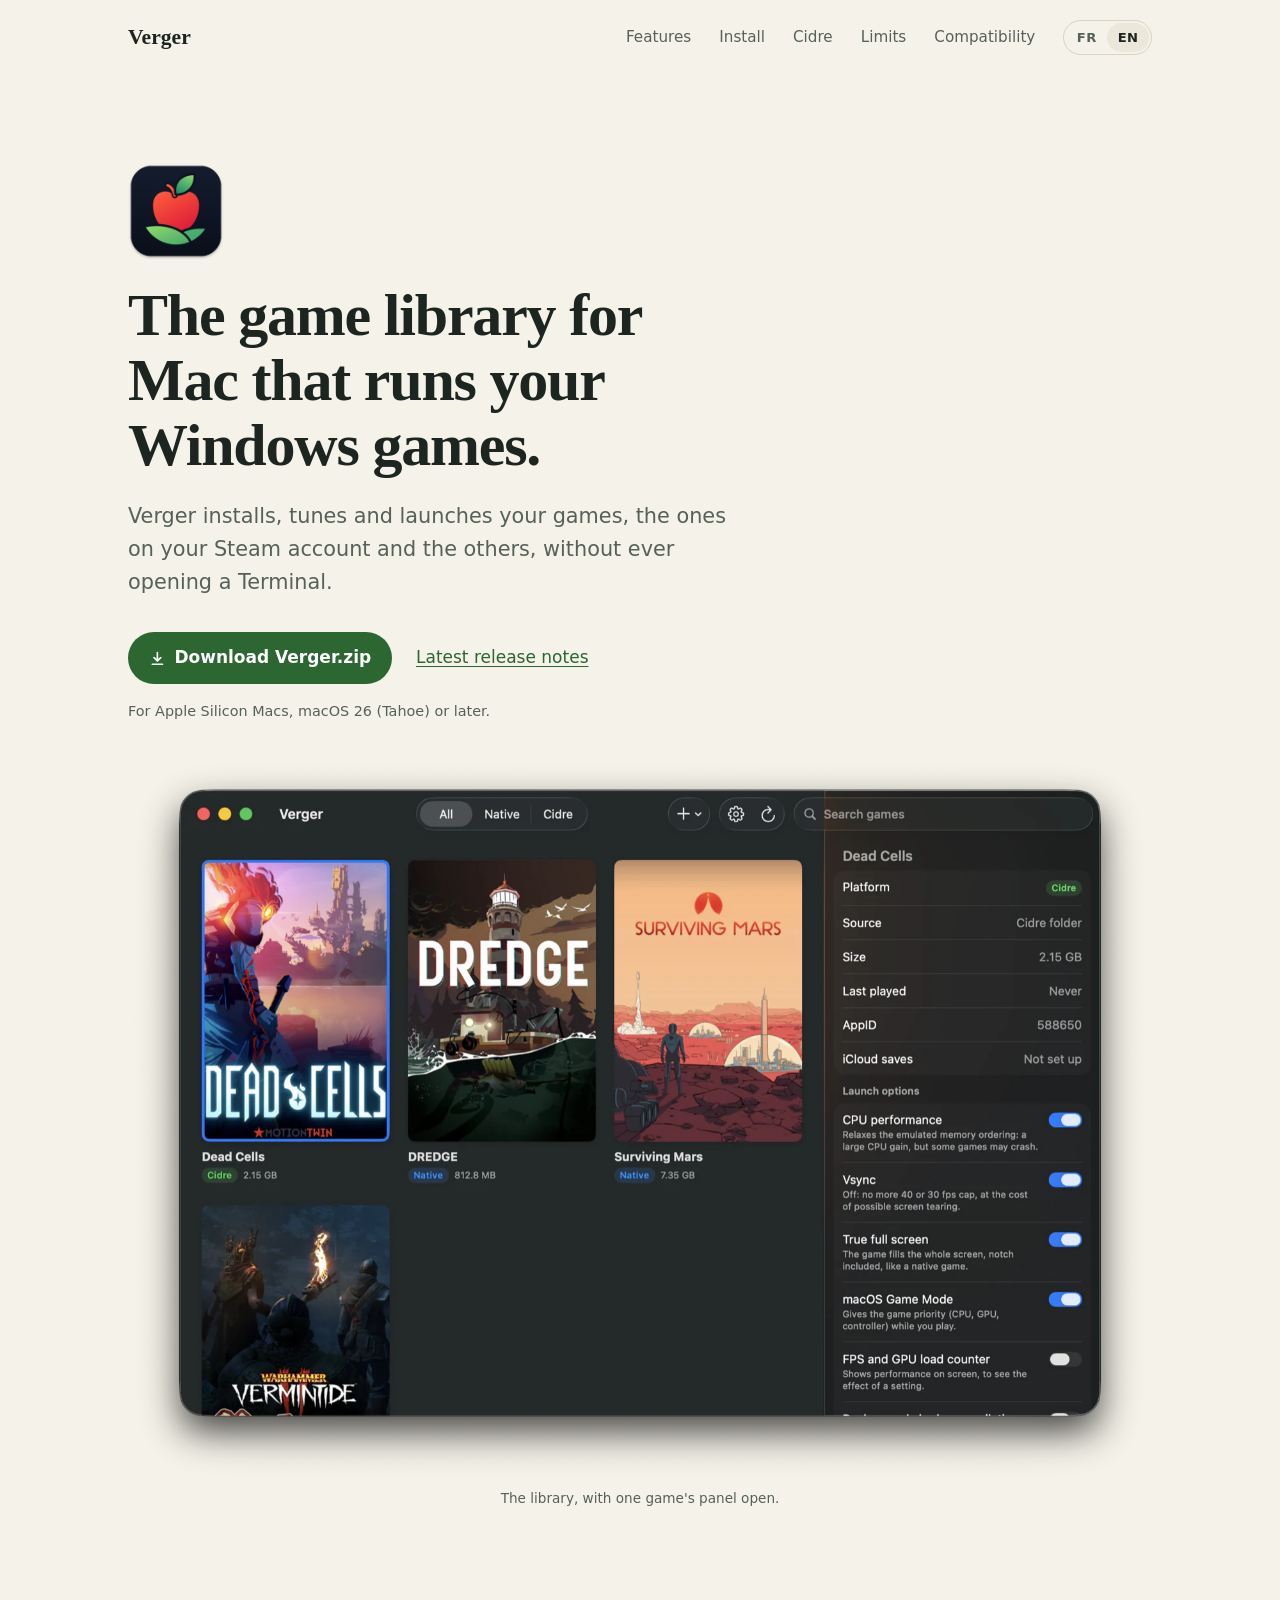
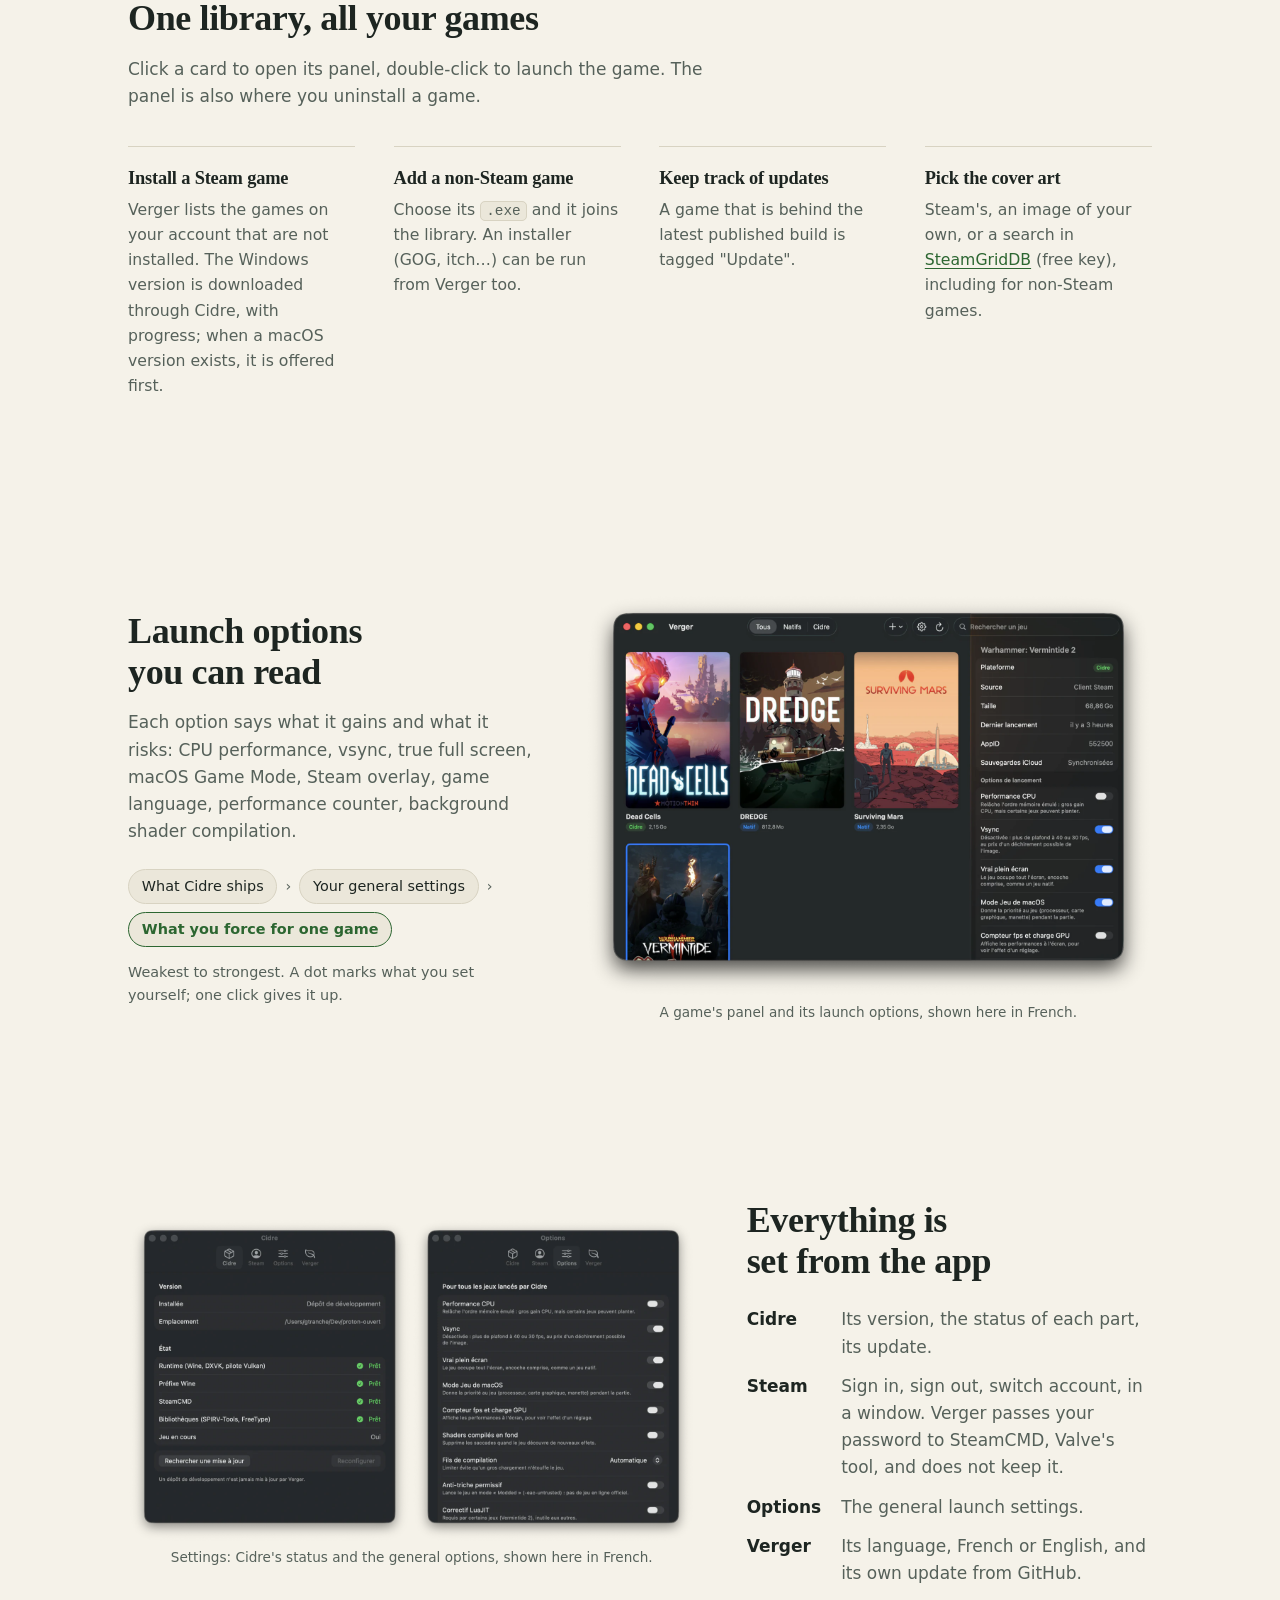
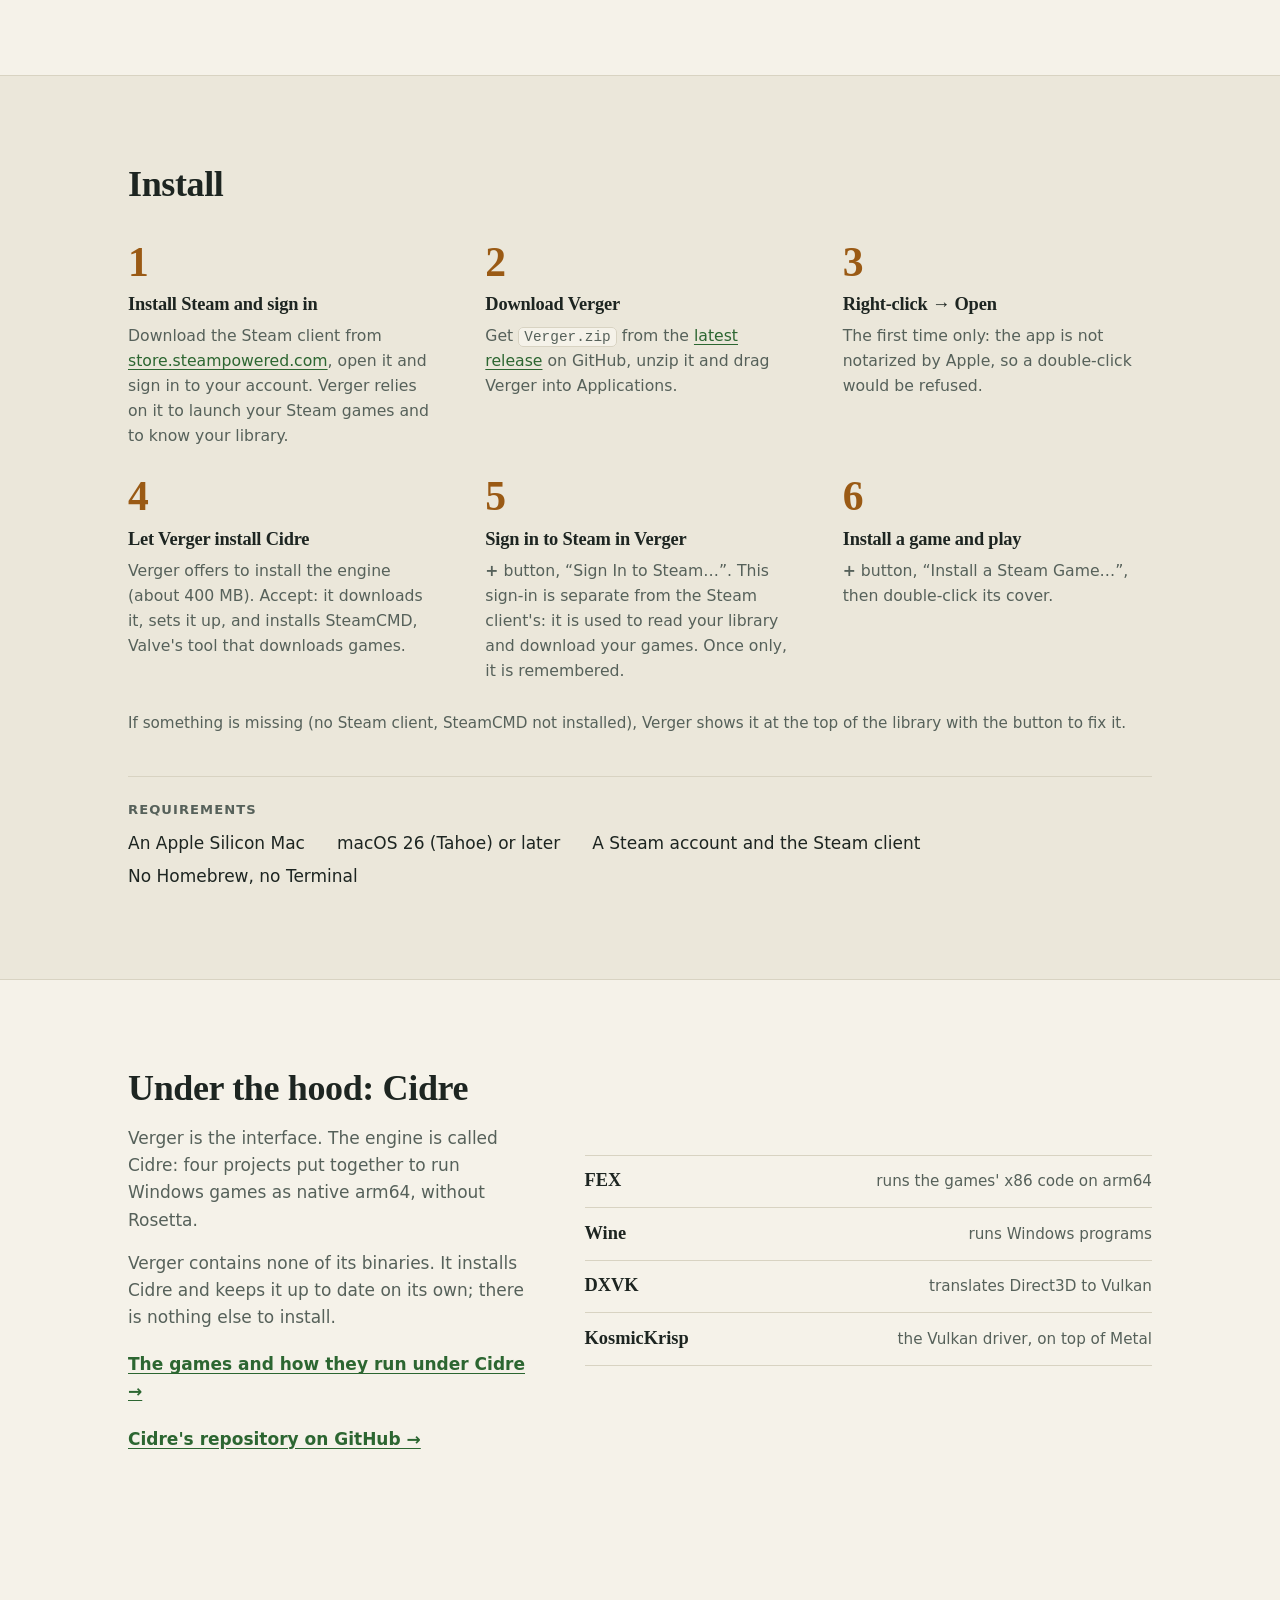
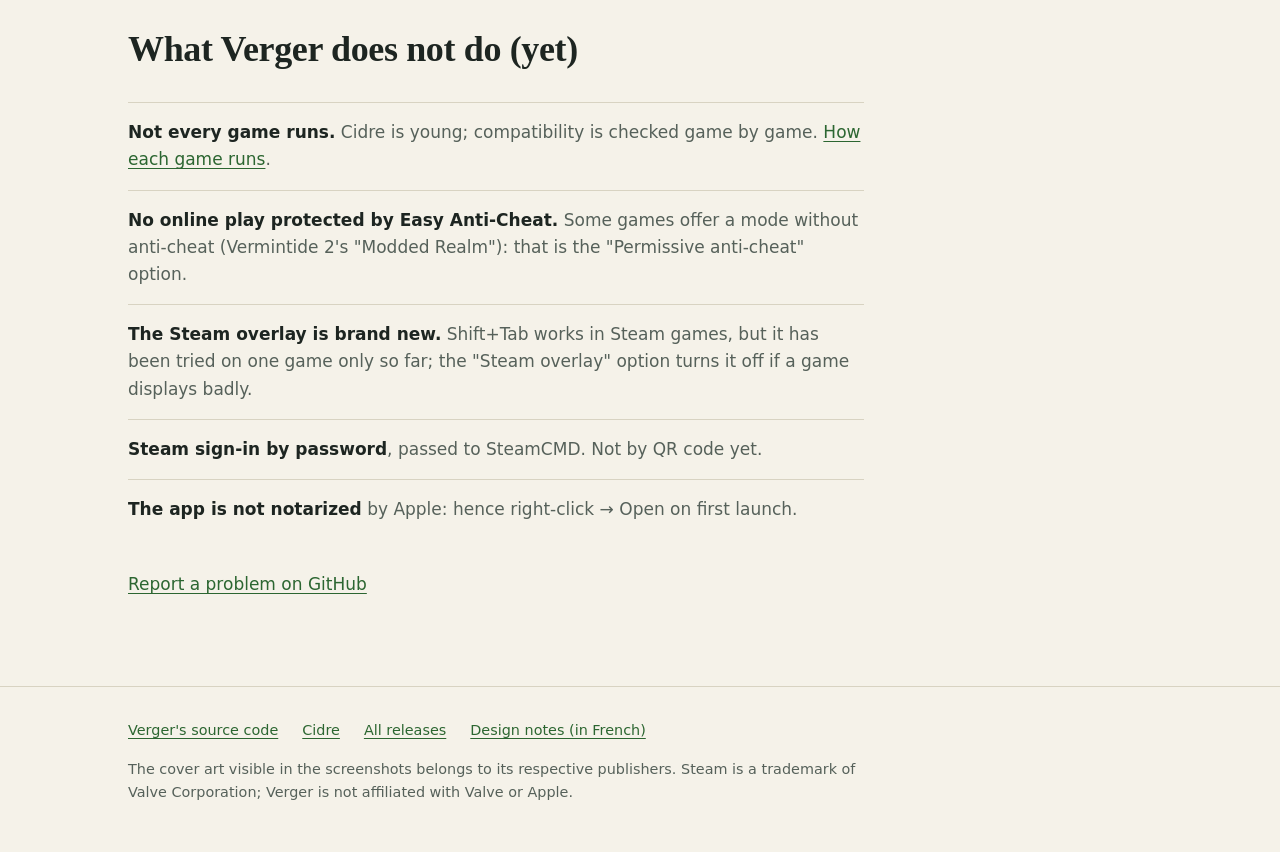
<file: docs/index.html>
<!doctype html>
<html lang="fr">
<head>
<meta charset="utf-8">
<meta name="viewport" content="width=device-width, initial-scale=1">
<title>Verger — la bibliothèque de jeux pour Mac Apple Silicon</title>
<meta name="description" content="Verger installe, règle et lance tes jeux Windows et tes jeux natifs sur Mac Apple Silicon, sans jamais ouvrir un Terminal.">
<link rel="canonical" href="https://gtranche.github.io/verger/">
<link rel="alternate" hreflang="fr" href="https://gtranche.github.io/verger/">
<link rel="alternate" hreflang="en" href="https://gtranche.github.io/verger/en/">
<meta property="og:type" content="website">
<meta property="og:title" content="Verger — la bibliothèque de jeux pour Mac Apple Silicon">
<meta property="og:description" content="Installe, règle et lance tes jeux Windows et tes jeux natifs, sans Terminal.">
<meta property="og:url" content="https://gtranche.github.io/verger/">
<meta property="og:image" content="https://gtranche.github.io/verger/captures/bibliotheque.png">
<meta name="theme-color" content="#f5f2e9" media="(prefers-color-scheme: light)">
<meta name="theme-color" content="#141716" media="(prefers-color-scheme: dark)">
<link rel="icon" href="favicon.png" type="image/png">
<link rel="apple-touch-icon" href="apple-touch-icon.png">
<link rel="stylesheet" href="site.css">
<script>
// Un visiteur dont le navigateur n'est pas en français va vers la page anglaise,
// sauf s'il a déjà choisi sa langue avec le sélecteur.
try {
  if (!localStorage.getItem("verger-langue") && !/^fr\b/i.test(navigator.language || "fr")) {
    location.replace("en/");
  }
} catch (e) {}
</script>
</head>
<body>
<a class="passer" href="#contenu">Aller au contenu</a>

<header class="cadre bandeau">
  <a class="marque" href="./" aria-label="Verger, accueil">
    Verger
  </a>
  <nav class="menu" aria-label="Sections">
    <a class="ancre" href="#fonctions">Fonctions</a>
    <a class="ancre" href="#installer">Installer</a>
    <a class="ancre" href="#cidre">Cidre</a>
    <a class="ancre" href="#limites">Limites</a>
    <a href="compatibilite/">Compatibilité</a>
    <span class="langues">
      <a href="./" lang="fr" aria-current="page" data-langue="fr">FR</a>
      <a href="en/" lang="en" hreflang="en" data-langue="en" aria-label="English version">EN</a>
    </span>
  </nav>
</header>

<main id="contenu">

  <div class="cadre ouverture">
    <img class="icone" src="captures/icone.png" width="112" height="112" alt="">
    <h1>La bibliothèque de jeux pour Mac qui fait tourner tes jeux Windows.</h1>
    <p class="chapo">Verger installe, règle et lance tes jeux, ceux de ton compte Steam comme les autres, sans jamais ouvrir un Terminal.</p>
    <div class="actions">
      <a class="bouton" href="https://github.com/gtranche/verger/releases/latest/download/Verger.zip">
        <svg viewBox="0 0 20 20" aria-hidden="true"><path d="M10 3v10m0 0-4-4m4 4 4-4M4 17h12" fill="none" stroke="currentColor" stroke-width="2" stroke-linecap="round" stroke-linejoin="round"/></svg>
        Télécharger Verger.zip
      </a>
      <a href="https://github.com/gtranche/verger/releases/latest">Notes de la dernière version</a>
    </div>
    <p class="requis">Pour Mac Apple Silicon, macOS 26 (Tahoe) ou plus récent.</p>

    <figure class="capture">
      <a href="captures/bibliotheque.png">
        <img src="captures/bibliotheque.webp" width="1600" height="1139" alt="La fenêtre de Verger&#8239;: quatre jeux avec leur jaquette, chacun marqué «&#8239;Natif&#8239;» ou «&#8239;Cidre&#8239;», et des filtres Tous, Natifs, Cidre.">
      </a>
      <figcaption>La bibliothèque&#8239;: jeux natifs et jeux Windows côte à côte.</figcaption>
    </figure>
  </div>

  <section id="fonctions" class="cadre">
    <h2>Une bibliothèque, tous tes jeux</h2>
    <p class="intro">Un clic sur une carte ouvre sa fiche, un double-clic lance le jeu. C'est aussi depuis la fiche qu'un jeu se désinstalle.</p>
    <ul class="capacites">
      <li>
        <h3>Installer un jeu Steam</h3>
        <p>Verger liste les jeux de ton compte qui ne sont pas installés. La version Windows se télécharge par Cidre, avec son avancement&#8239;; quand une version macOS existe, c'est elle qui est proposée d'abord.</p>
      </li>
      <li>
        <h3>Ajouter un jeu non-Steam</h3>
        <p>Choisis son <code>.exe</code>, il entre dans la bibliothèque. Un installeur (GOG, itch…) se lance aussi depuis Verger.</p>
      </li>
      <li>
        <h3>Suivre les mises à jour</h3>
        <p>Un jeu en retard sur la dernière version publiée porte l'étiquette «&#8239;Mise à jour&#8239;».</p>
      </li>
      <li>
        <h3>Choisir les jaquettes</h3>
        <p>Celles de Steam, une image à toi, ou une recherche dans <a href="https://www.steamgriddb.com/">SteamGridDB</a> (clé gratuite), y compris pour les jeux non-Steam.</p>
      </li>
    </ul>
  </section>

  <section class="cadre duo">
    <div>
      <h2>Des options de lancement lisibles</h2>
      <p class="intro">Chaque option dit ce qu'elle fait gagner et ce qu'elle risque&#8239;: performance CPU, vsync, vrai plein écran, Mode Jeu de macOS, overlay Steam, langue du jeu, compteur de performances, compilation des shaders en fond.</p>
      <ol class="niveaux" aria-label="Trois niveaux de réglage, du plus faible au plus fort">
        <li><span>Ce que Cidre livre</span></li>
        <li><span>Tes réglages généraux</span></li>
        <li><span>Ce que tu forces pour un jeu</span></li>
      </ol>
      <p class="legende">Du plus faible au plus fort. Une pastille marque ce que tu as réglé toi-même&#8239;; un clic y renonce.</p>
    </div>
    <figure class="capture">
      <a href="captures/fiche-options.png">
        <img src="captures/fiche-options.webp" width="1600" height="1139" loading="lazy" alt="La fiche d'un jeu ouverte à droite de la bibliothèque&#8239;: plateforme, source, taille, puis les options de lancement, chacune avec une phrase d'explication et un interrupteur.">
      </a>
      <figcaption>La fiche d'un jeu et ses options de lancement.</figcaption>
    </figure>
  </section>

  <section class="cadre duo inverse">
    <div>
      <h2>Tout se règle dans l'application</h2>
      <dl class="reglages">
        <dt>Cidre</dt>
        <dd>Sa version, l'état de chaque pièce, sa mise à jour.</dd>
        <dt>Steam</dt>
        <dd>Se connecter, se déconnecter, changer de compte, dans une fenêtre. Verger relaie ton mot de passe à SteamCMD, l'outil de Valve, et ne le garde pas.</dd>
        <dt>Options</dt>
        <dd>Les réglages généraux de lancement.</dd>
        <dt>Verger</dt>
        <dd>Sa langue, français ou anglais, et sa propre mise à jour depuis GitHub.</dd>
      </dl>
    </div>
    <figure class="capture">
      <a href="captures/reglages.png">
        <img src="captures/reglages.webp" width="1600" height="919" loading="lazy" alt="Deux fenêtres de réglages&#8239;: à gauche l'état de Cidre, chaque pièce marquée «&#8239;Prêt&#8239;»&#8239;; à droite les options générales de lancement.">
      </a>
      <figcaption>Les réglages&#8239;: état de Cidre et options générales.</figcaption>
    </figure>
  </section>

  <section id="installer" class="bande">
    <div class="cadre">
      <h2>Installer</h2>
      <ol class="etapes">
        <li>
          <h3>Installe Steam et connecte-toi</h3>
          <p>Télécharge le client Steam sur <a href="https://store.steampowered.com/about/">store.steampowered.com</a>, ouvre-le et connecte-toi à ton compte. Verger s'appuie sur lui pour lancer tes jeux Steam et connaître ta bibliothèque.</p>
        </li>
        <li>
          <h3>Télécharge Verger</h3>
          <p>Récupère <code>Verger.zip</code> depuis la <a href="https://github.com/gtranche/verger/releases/latest">dernière version</a> sur GitHub, décompresse-le et glisse Verger dans Applications.</p>
        </li>
        <li>
          <h3>Clic droit → Ouvrir</h3>
          <p>La première fois seulement&#8239;: l'application n'est pas notarisée par Apple, un double-clic serait refusé.</p>
        </li>
        <li>
          <h3>Laisse Verger installer Cidre</h3>
          <p>Verger propose d'installer le moteur (environ 400 Mo). Accepte&#8239;: il le télécharge, le configure, et installe SteamCMD, l'outil de Valve qui télécharge les jeux.</p>
        </li>
        <li>
          <h3>Connecte-toi à Steam dans Verger</h3>
          <p>Bouton <b>+</b>, «&#8239;Connexion à Steam…&#8239;». C'est une connexion à part de celle du client Steam&#8239;: elle sert à lire ta bibliothèque et à télécharger tes jeux. Une seule fois, elle est mémorisée.</p>
        </li>
        <li>
          <h3>Installe un jeu et joue</h3>
          <p>Bouton <b>+</b>, «&#8239;Installer un jeu Steam…&#8239;», puis double-clic sur sa jaquette.</p>
        </li>
      </ol>
      <p class="note">S'il manque quelque chose (client Steam absent, SteamCMD non installé), Verger l'affiche en haut de la bibliothèque avec le bouton pour y remédier.</p>

      <div class="configuration">
        <h3>Configuration requise</h3>
        <ul>
          <li>Un Mac Apple Silicon</li>
          <li>macOS 26 (Tahoe) ou plus récent</li>
          <li>Un compte Steam et le client Steam</li>
          <li>Ni Homebrew ni Terminal</li>
        </ul>
      </div>
    </div>
  </section>

  <section id="cidre" class="cadre duo">
    <div>
      <h2>Sous le capot&#8239;: Cidre</h2>
      <p class="intro">Verger est l'interface. Le moteur s'appelle Cidre&#8239;: quatre projets assemblés pour faire tourner des jeux Windows en arm64 natif, sans Rosetta.</p>
      <p class="intro">Verger n'en contient aucun binaire. Il installe Cidre et le tient à jour tout seul&#8239;; tu n'as rien d'autre à installer.</p>
      <a class="lien-fort" href="compatibilite/">Les jeux et leur état sous Cidre →</a><br>
      <a class="lien-fort" href="https://github.com/gtranche/cidre">Le dépôt de Cidre sur GitHub →</a>
    </div>
    <ul class="pile" aria-label="Ce que Cidre assemble">
      <li><b>FEX</b><span>exécute le code x86 des jeux sur arm64</span></li>
      <li><b>Wine</b><span>fait tourner les programmes Windows</span></li>
      <li><b>DXVK</b><span>traduit Direct3D en Vulkan</span></li>
      <li><b>KosmicKrisp</b><span>le pilote Vulkan, au-dessus de Metal</span></li>
    </ul>
  </section>

  <section id="limites" class="cadre">
    <h2>Ce que Verger ne fait pas (encore)</h2>
    <ul class="limites">
      <li><b>Tous les jeux ne tournent pas.</b> Cidre est jeune&#8239;; la compatibilité se vérifie jeu par jeu. <a href="compatibilite/">L'état de chaque jeu</a>.</li>
      <li><b>Pas de jeu en ligne protégé par Easy Anti-Cheat.</b> Certains jeux proposent un mode sans anti-triche (le «&#8239;Modded Realm&#8239;» de Vermintide 2)&#8239;: c'est l'option «&#8239;Anti-triche permissif&#8239;».</li>
      <li><b>L'overlay Steam est tout neuf.</b> Maj+Tab fonctionne dans les jeux Steam, mais il n'a été essayé que sur un seul jeu pour l'instant&#8239;; l'option «&#8239;Overlay Steam&#8239;» le coupe si un jeu s'affiche mal.</li>
      <li><b>Connexion Steam par mot de passe</b>, relayé à SteamCMD. Pas encore par QR code.</li>
      <li><b>Application non notarisée</b> par Apple&#8239;: d'où le clic droit → Ouvrir au premier lancement.</li>
    </ul>
    <p class="suite"><a href="https://github.com/gtranche/verger/issues">Signaler un problème sur GitHub</a></p>
  </section>

</main>

<footer class="pied">
  <div class="cadre">
    <nav aria-label="Liens">
      <a href="https://github.com/gtranche/verger">Code source de Verger</a>
      <a href="https://github.com/gtranche/cidre">Cidre</a>
      <a href="https://github.com/gtranche/verger/releases">Toutes les versions</a>
      <a href="https://github.com/gtranche/verger/blob/main/docs/CONCEPTION.md">Conception</a>
    </nav>
    <p>Les jaquettes visibles dans les captures appartiennent à leurs éditeurs respectifs. Steam est une marque de Valve Corporation&#8239;; Verger n'est affilié ni à Valve ni à Apple.</p>
  </div>
</footer>

<script>
// Retenir la langue choisie, pour que la redirection automatique ne la contredise pas.
document.querySelectorAll("[data-langue]").forEach(function (lien) {
  lien.addEventListener("click", function () {
    try { localStorage.setItem("verger-langue", lien.dataset.langue); } catch (e) {}
  });
});
</script>
</body>
</html>
</file>
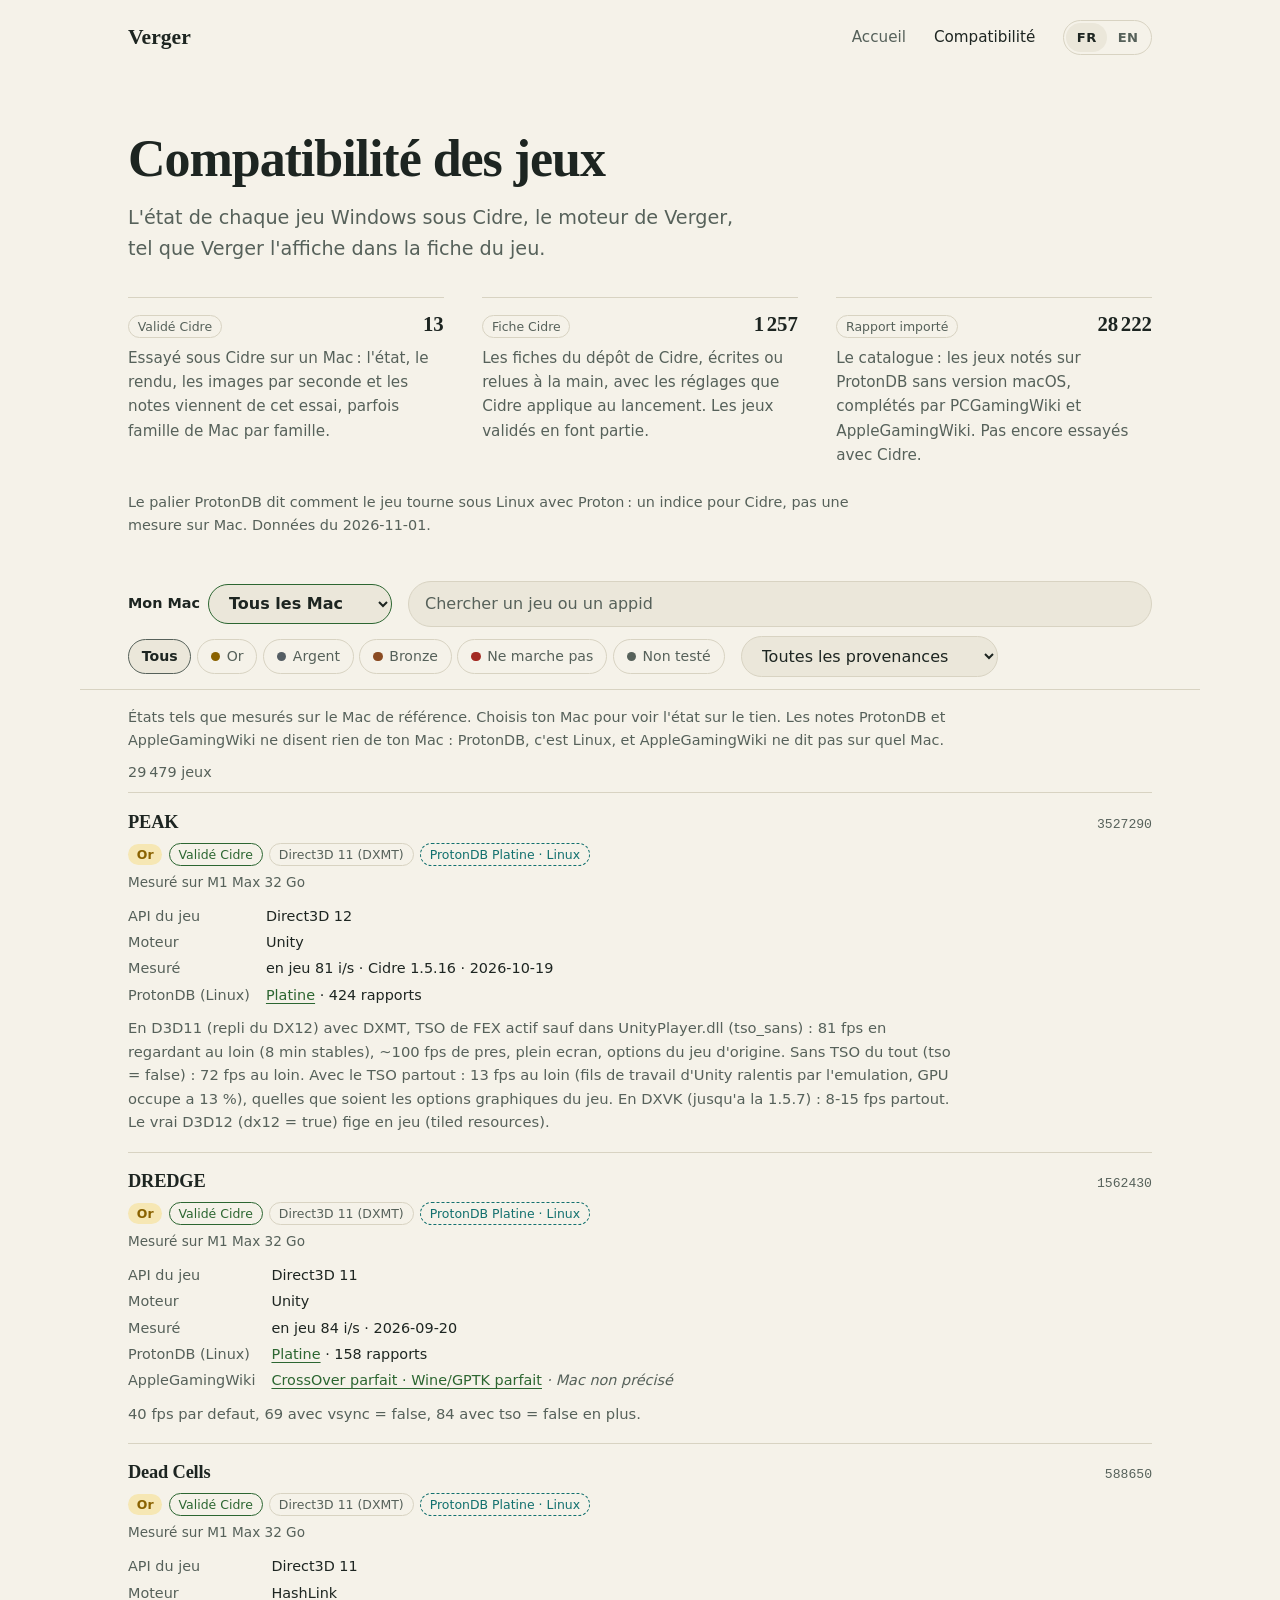
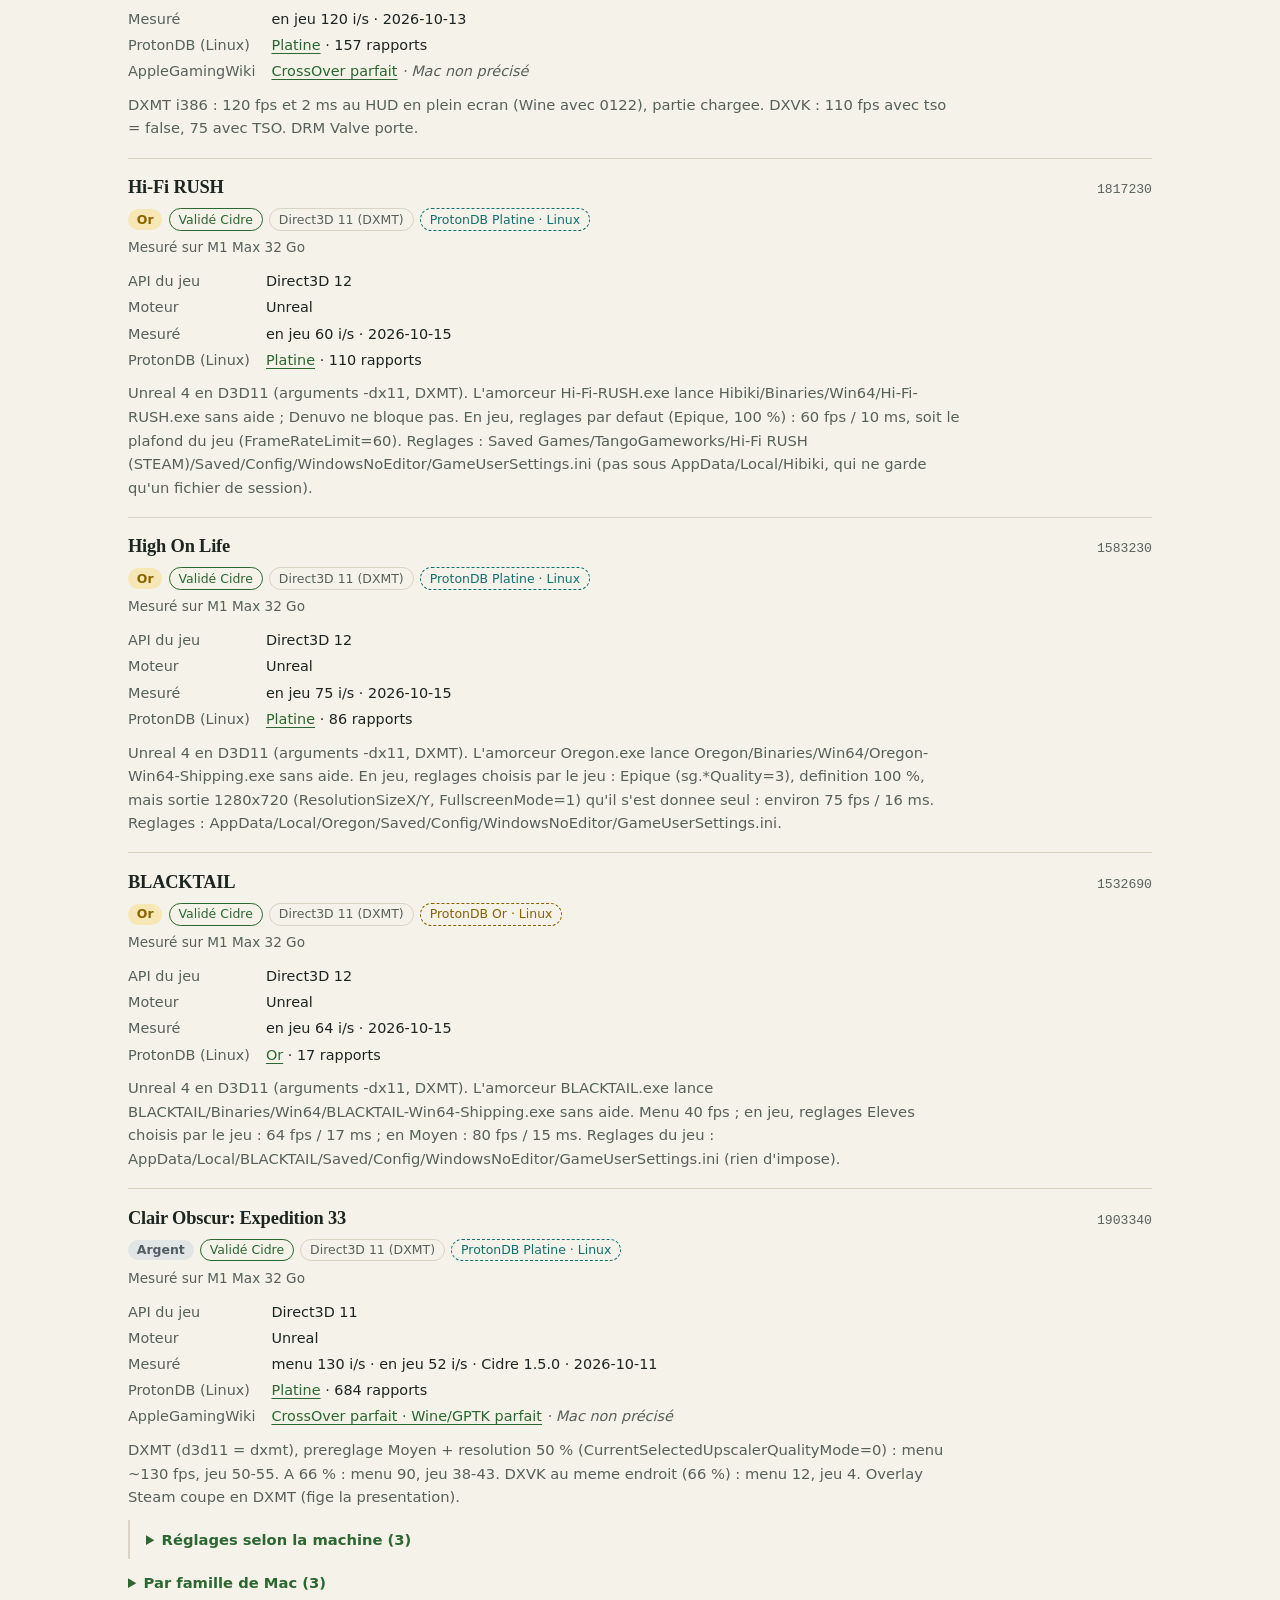
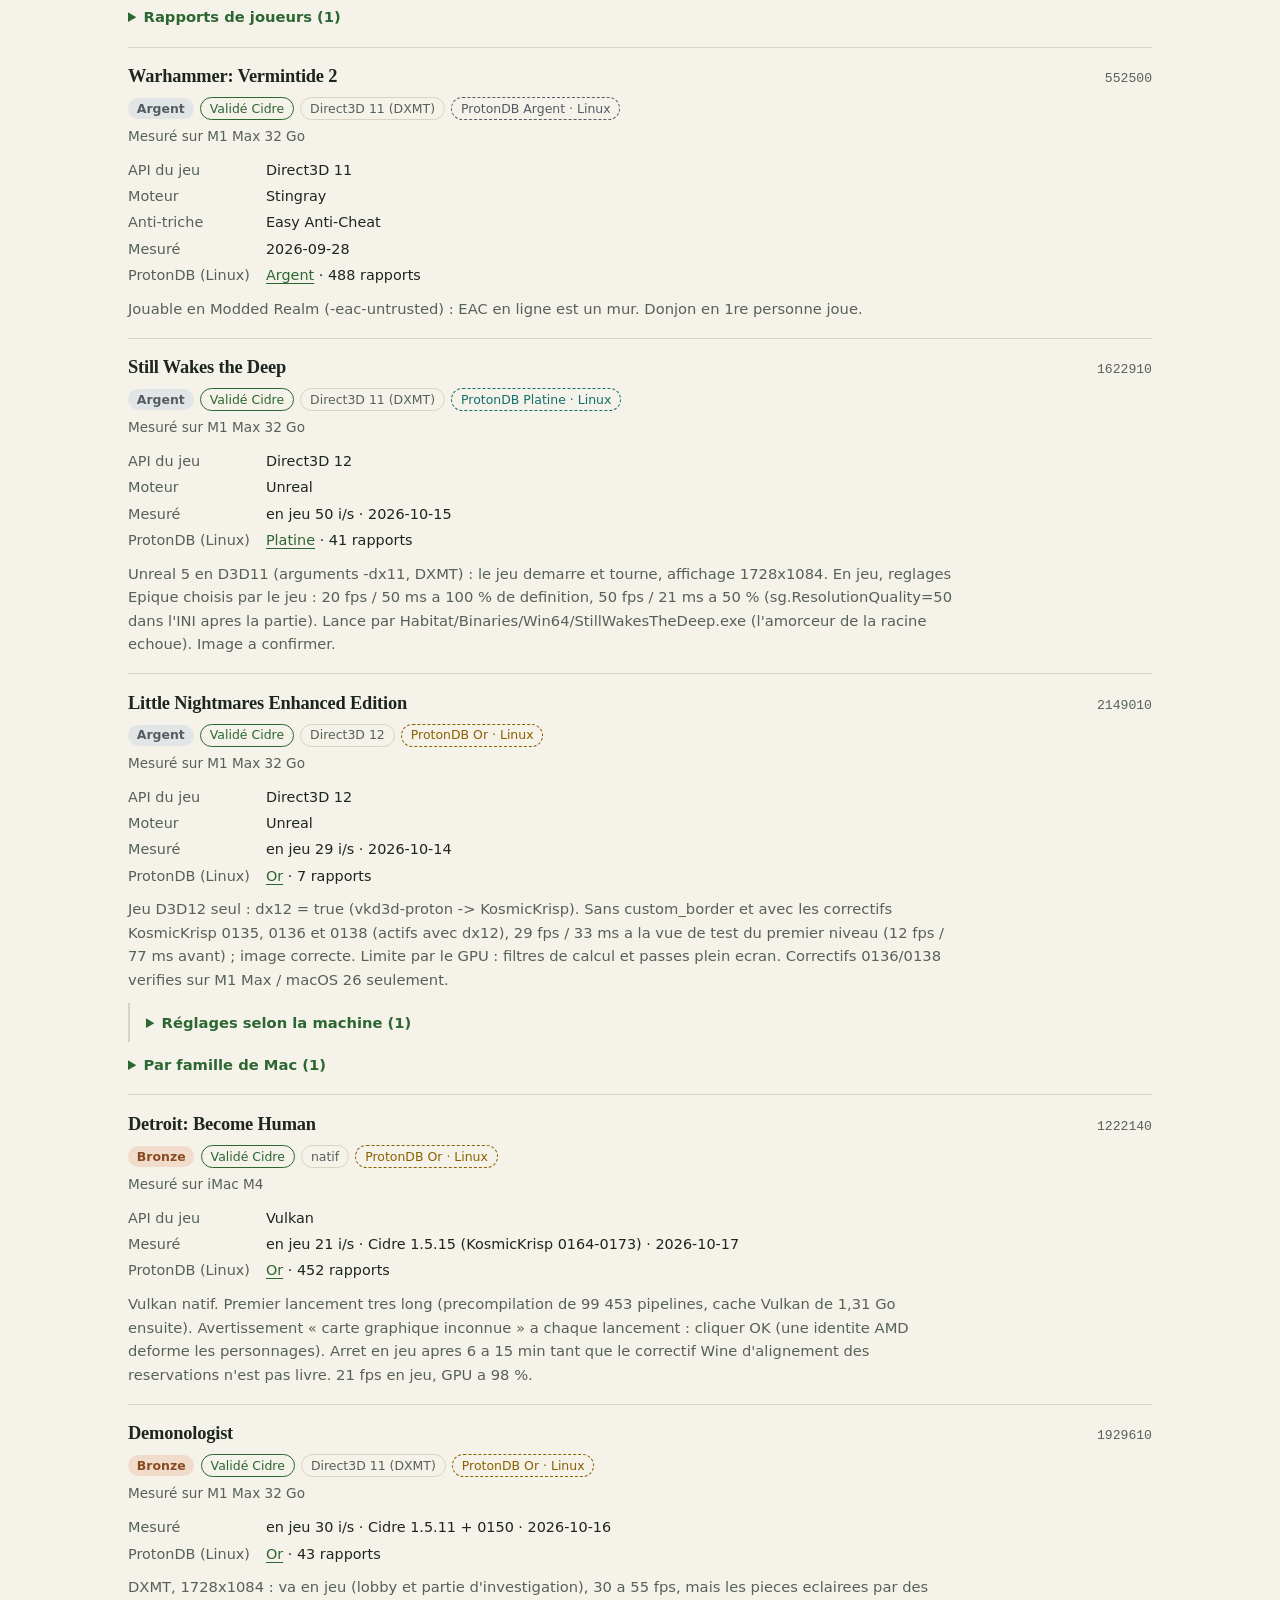
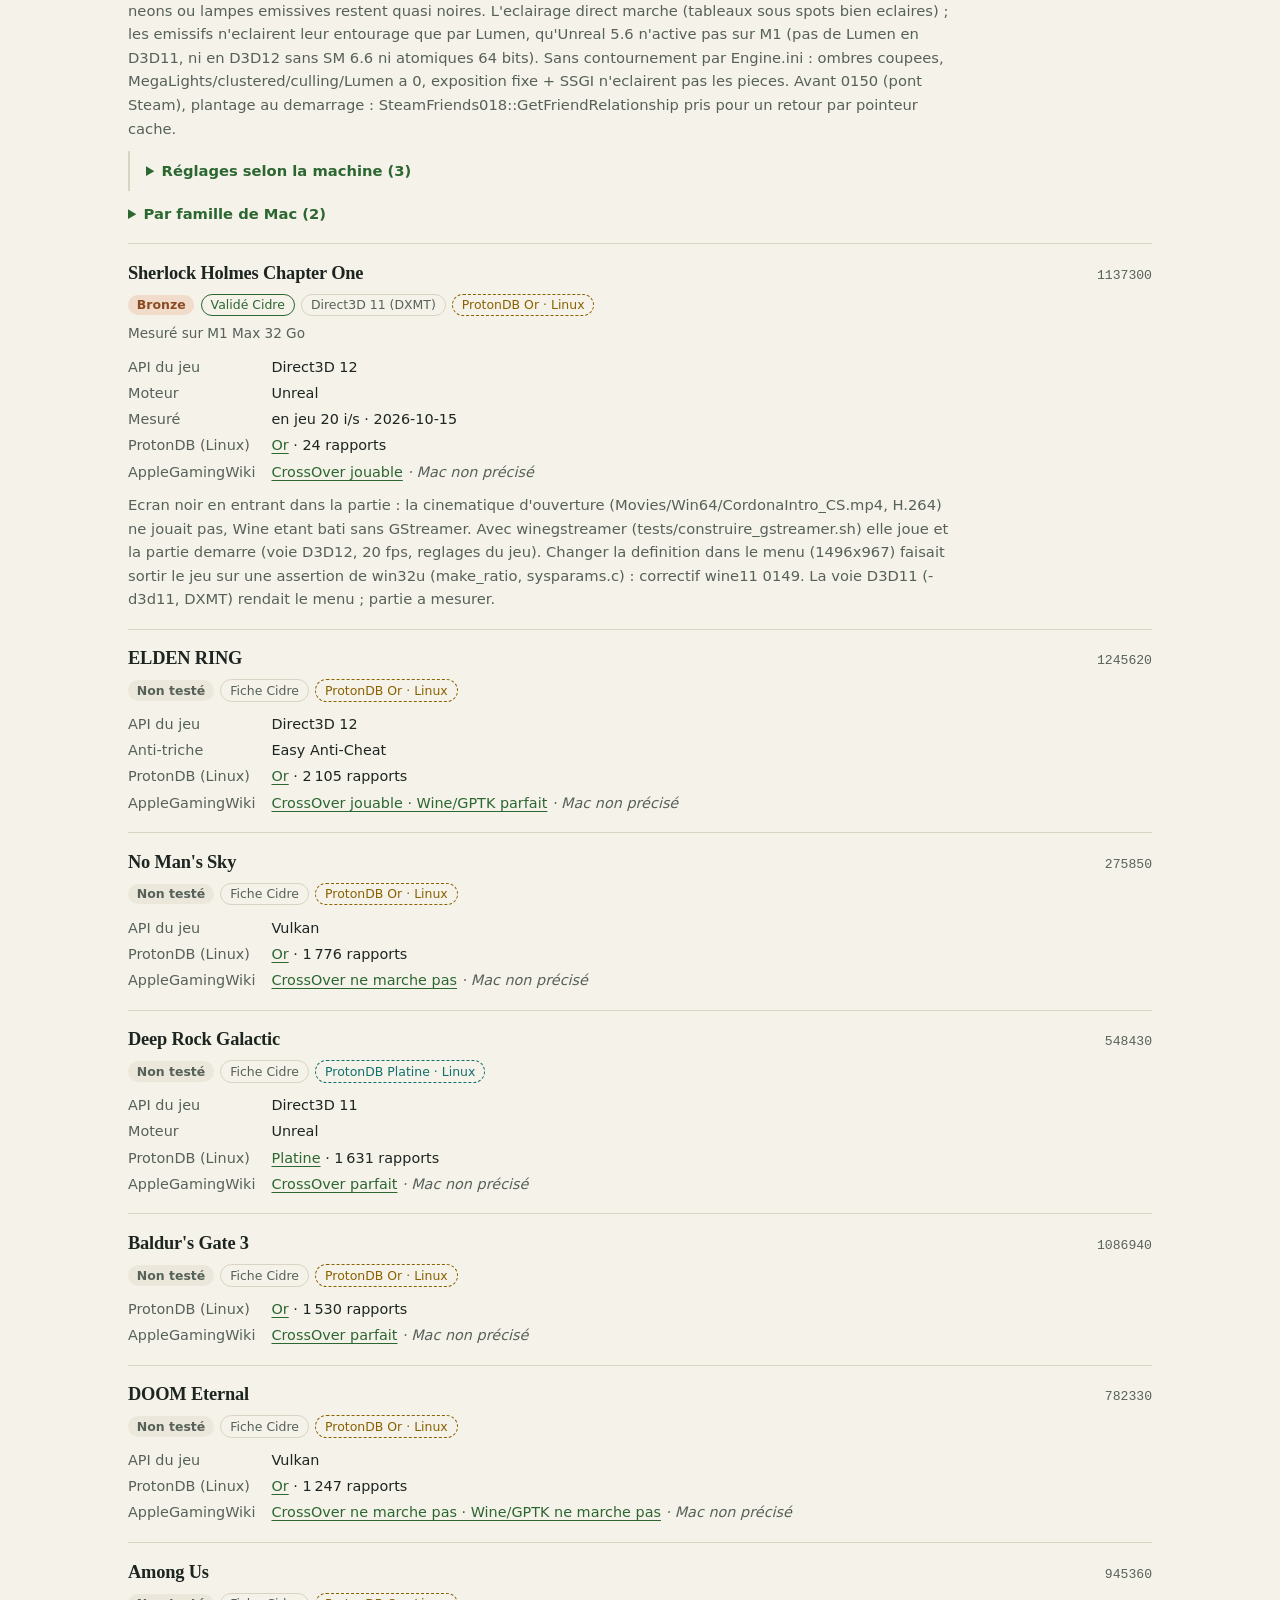
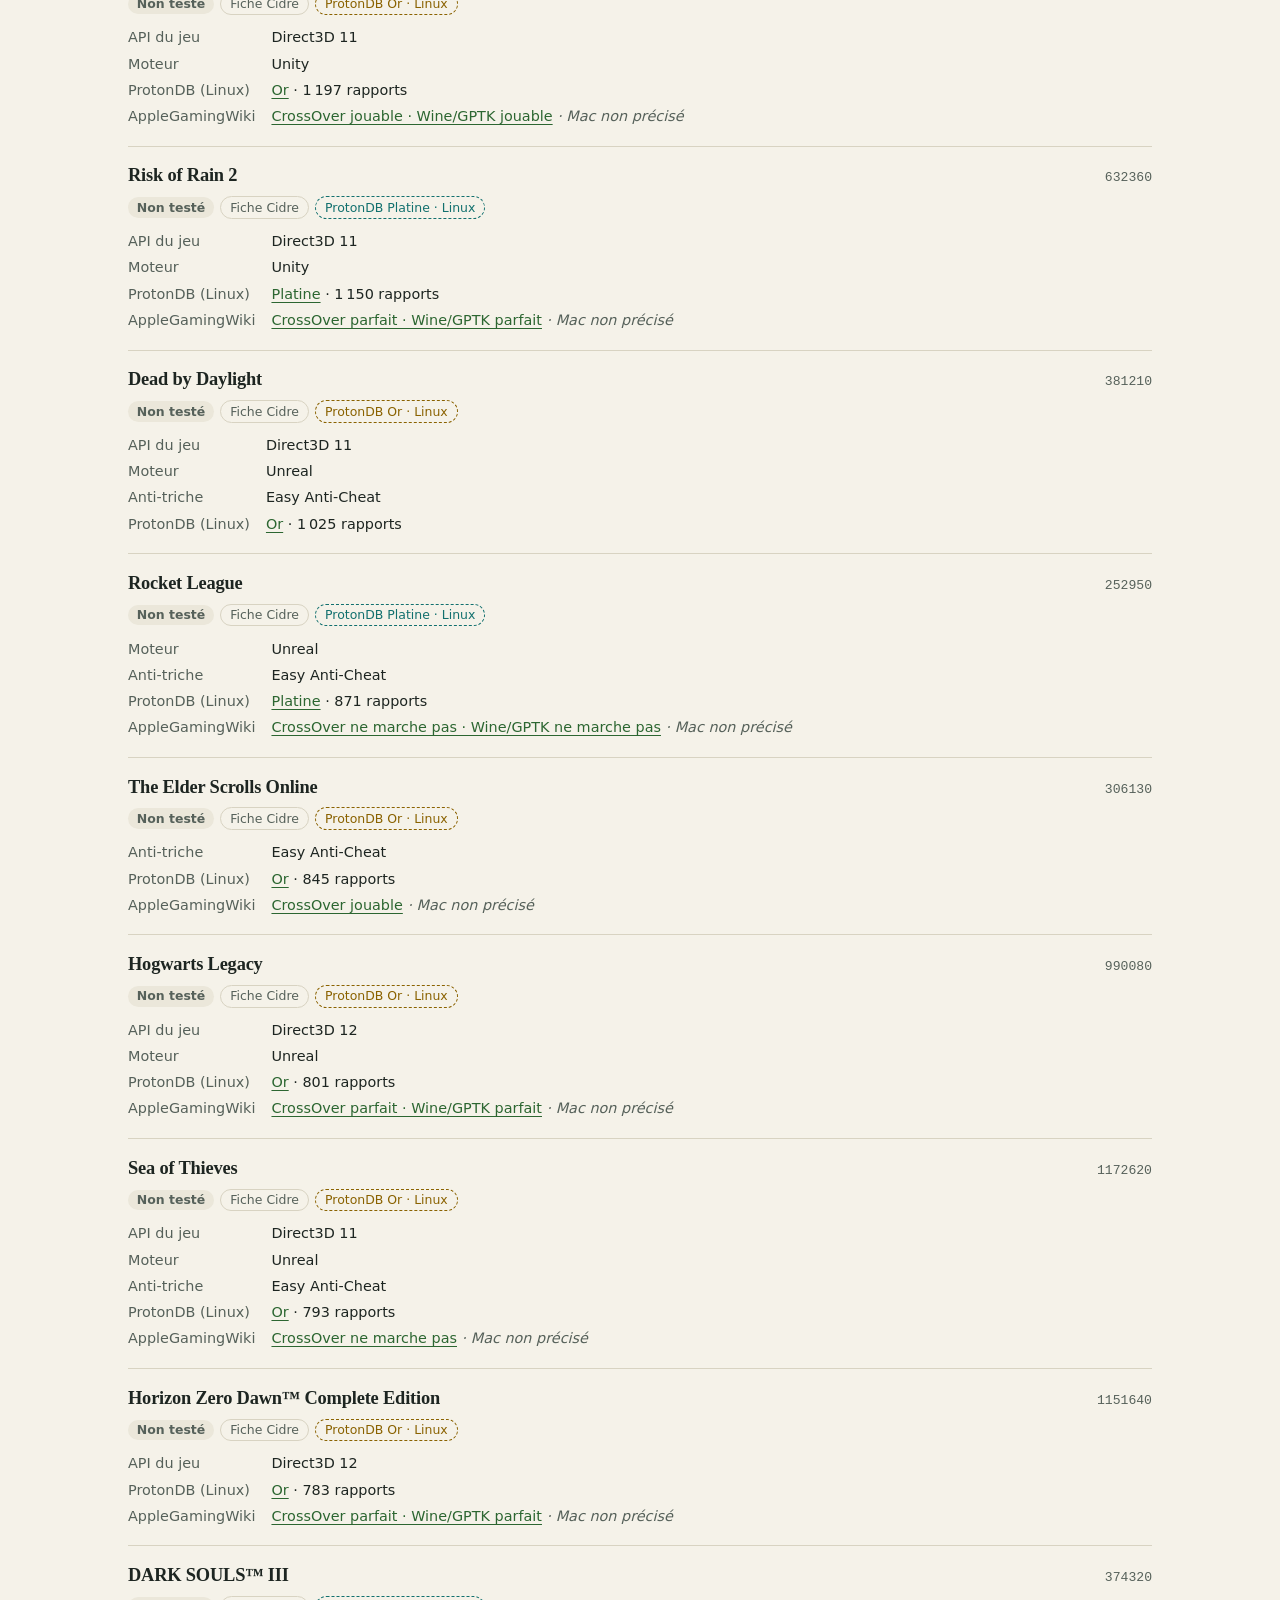
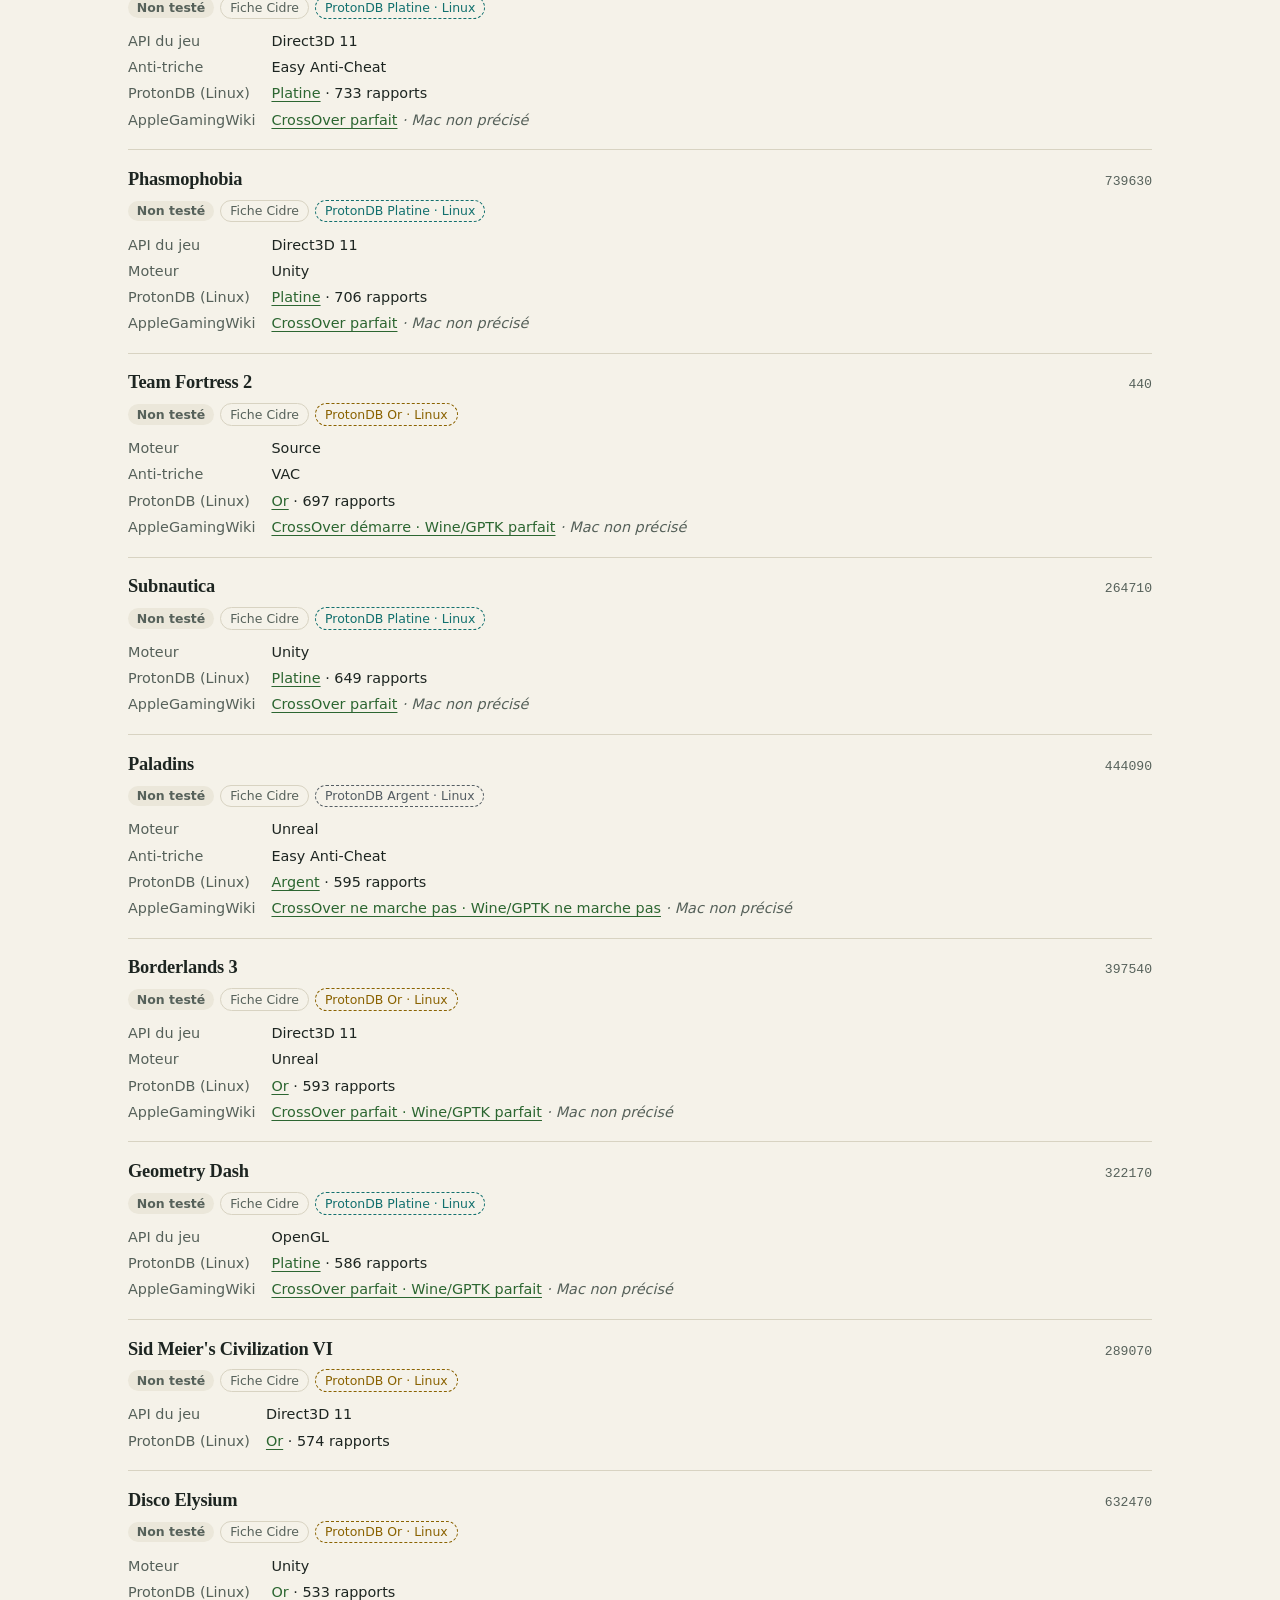
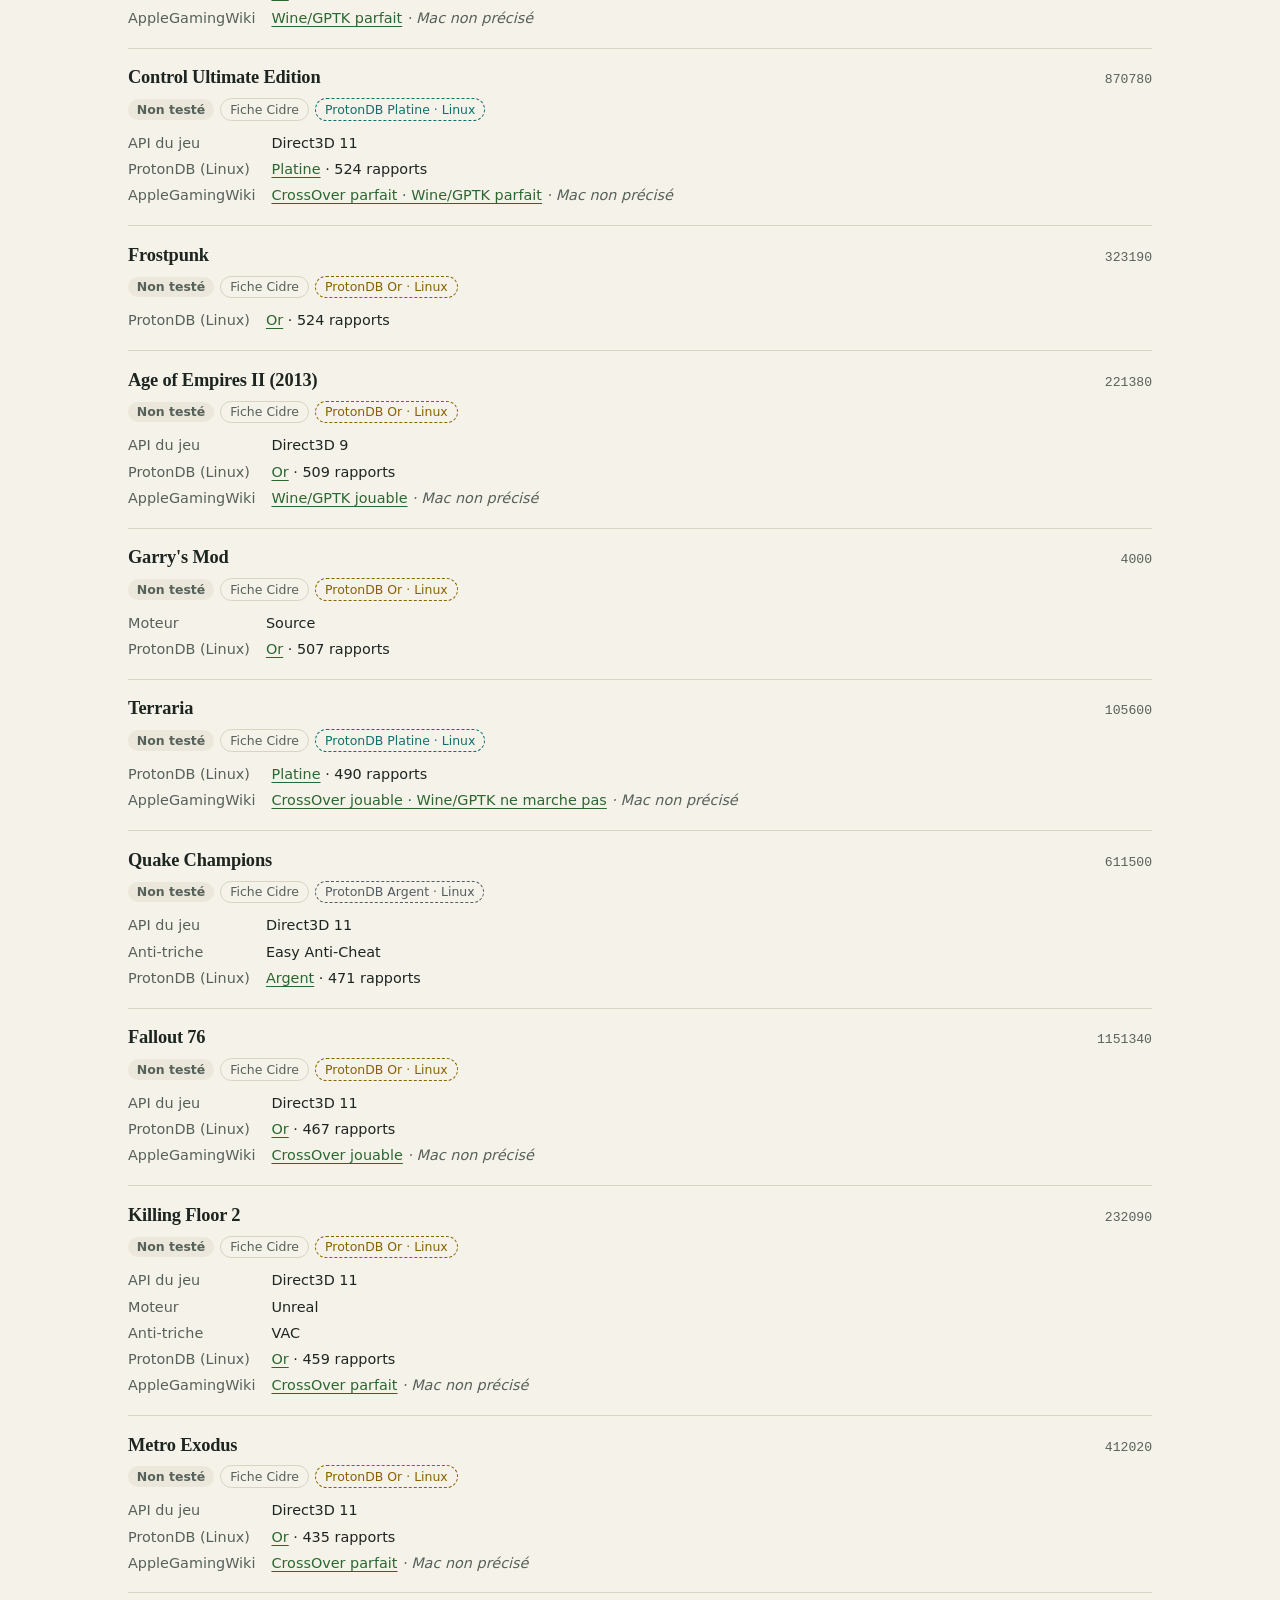
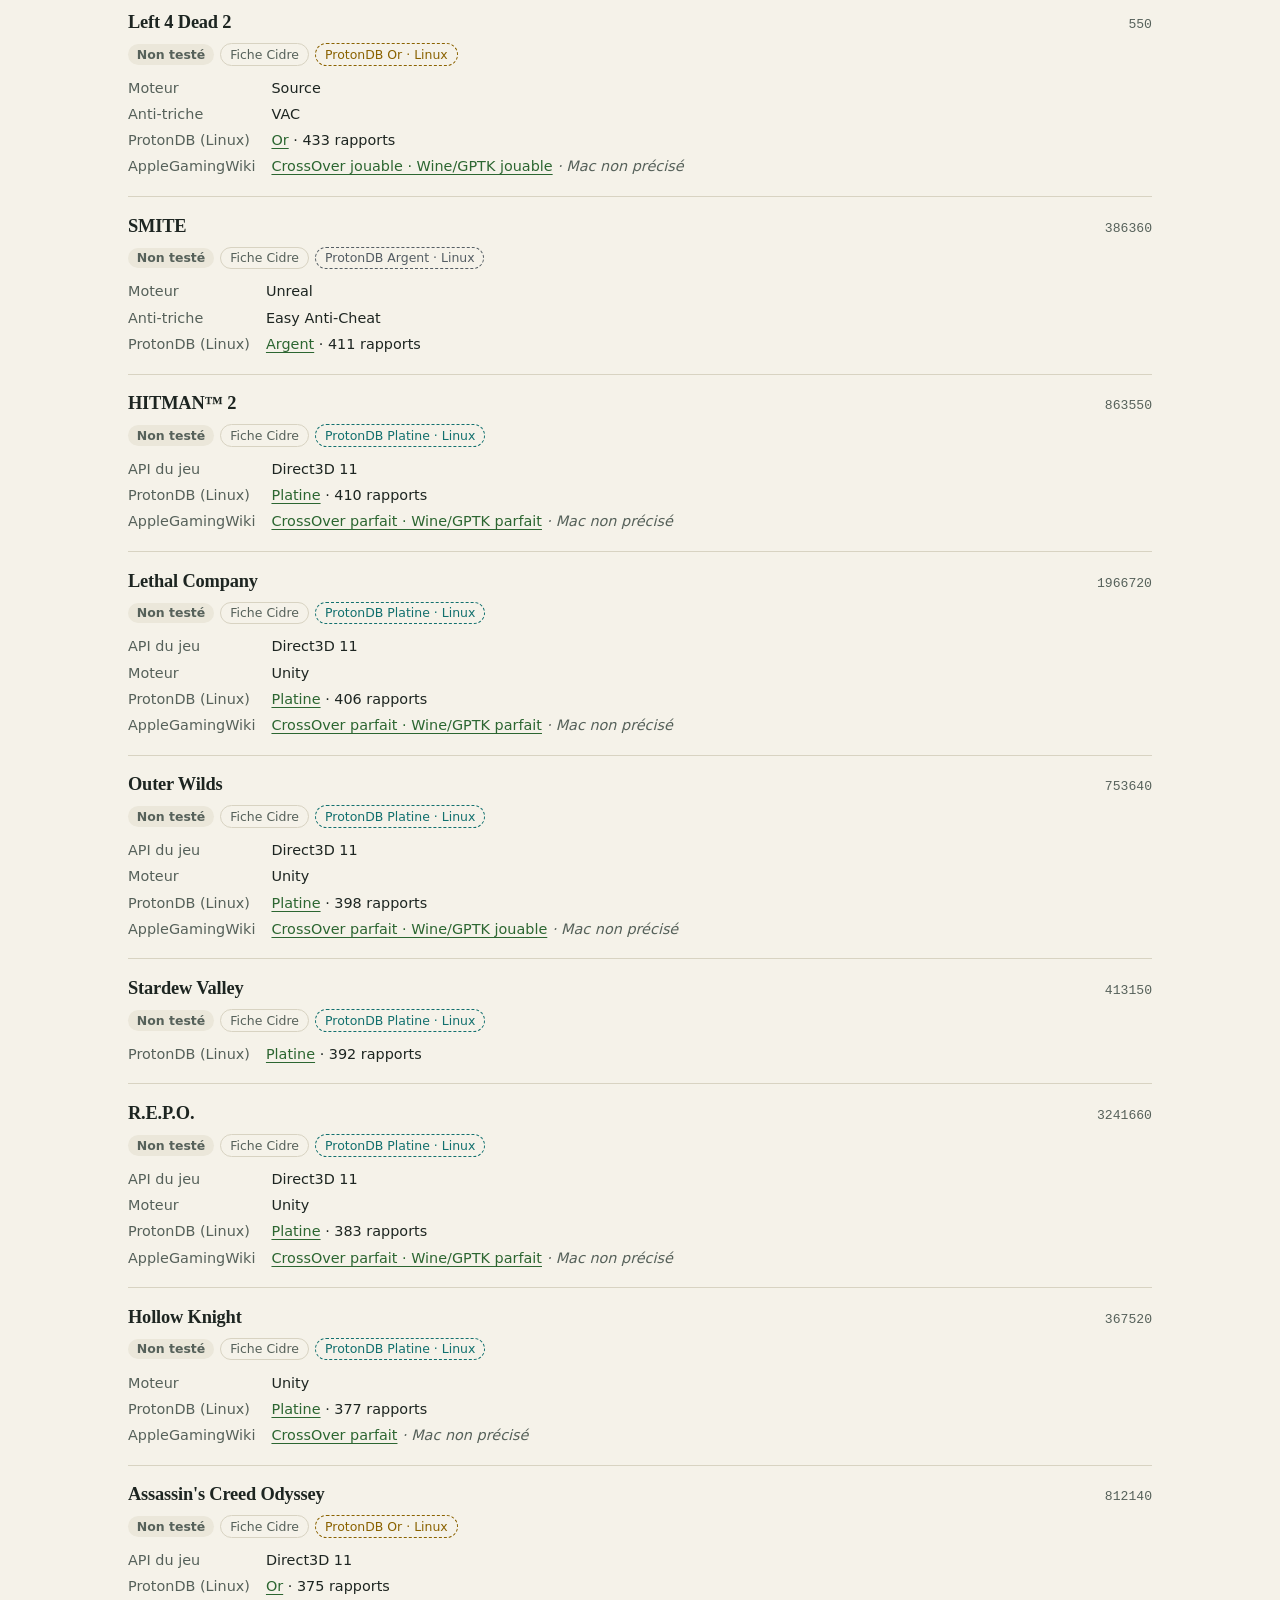
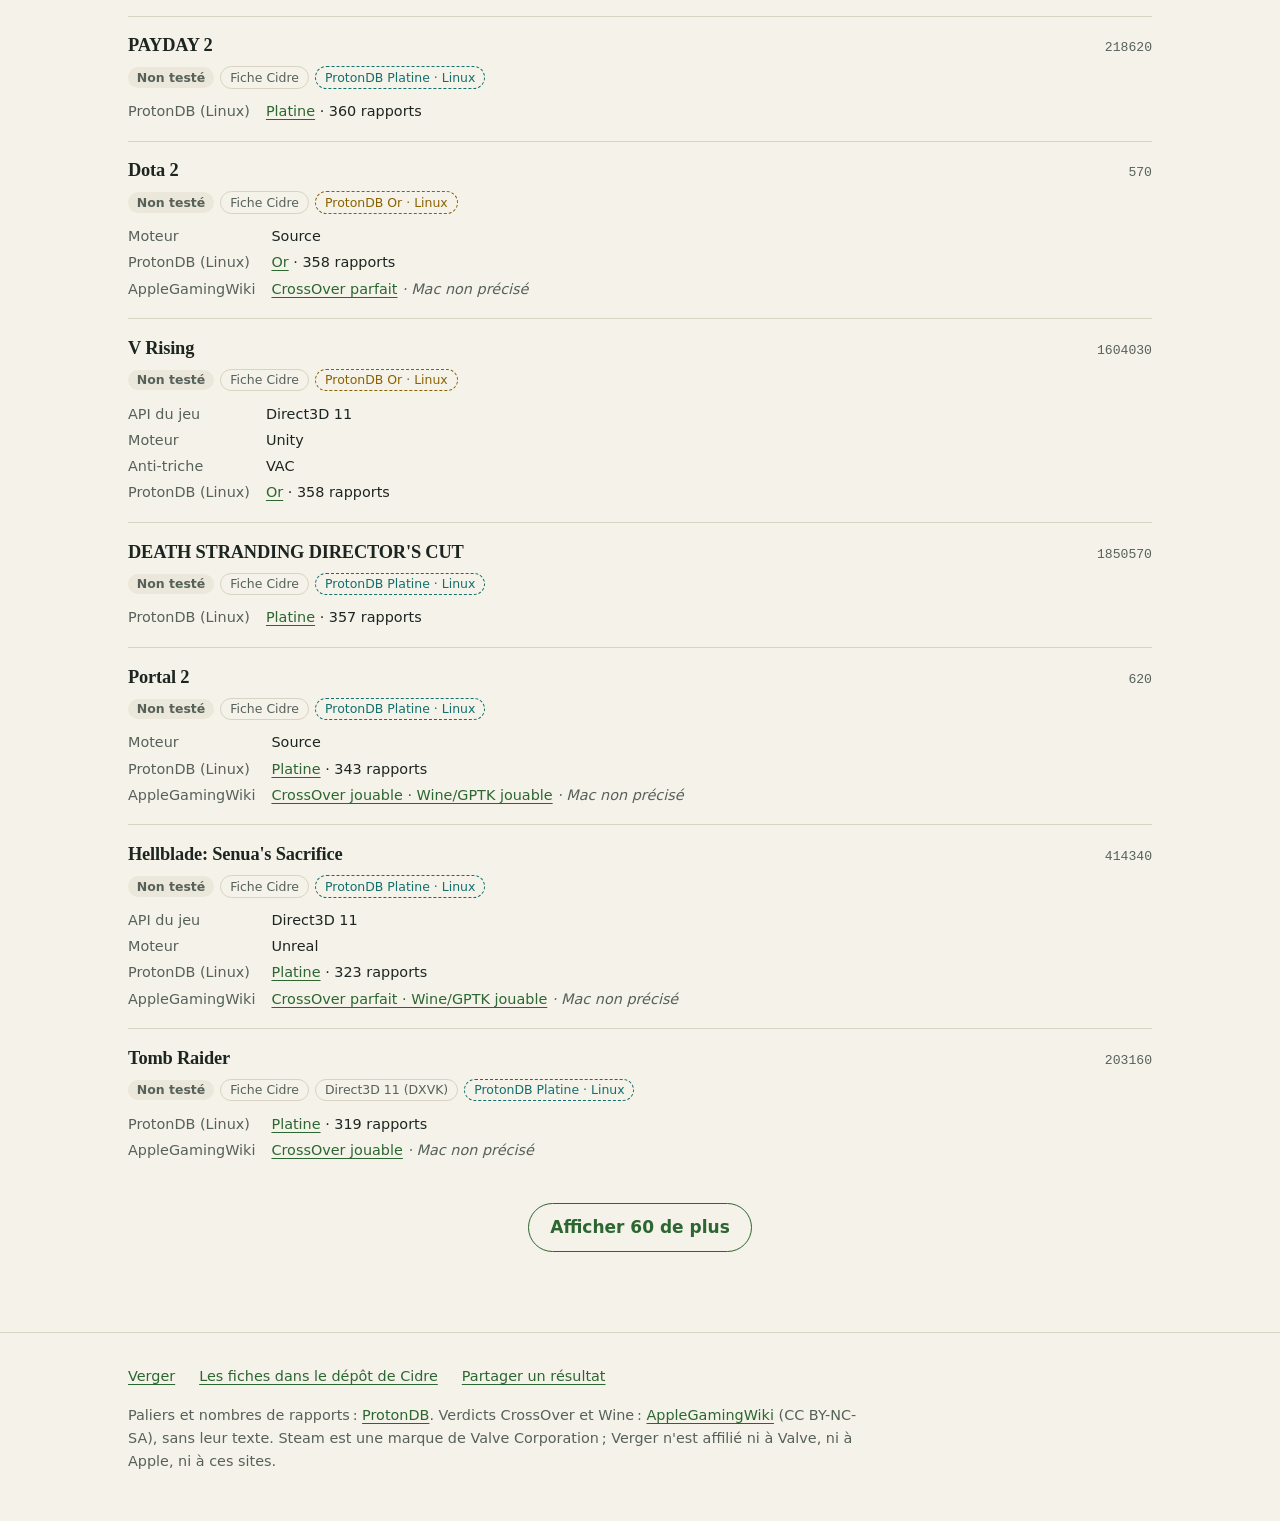
<file: docs/compatibilite/index.html>
<!doctype html>
<html lang="fr">
<head>
<meta charset="utf-8">
<meta name="viewport" content="width=device-width, initial-scale=1">
<title>Compatibilité des jeux — Verger</title>
<meta name="description" content="L'état de chaque jeu Windows sous Cidre, le moteur de Verger, sur Mac Apple Silicon : or, argent, bronze ou non testé, rendu, mesures et notes.">
<link rel="canonical" href="https://gtranche.github.io/verger/compatibilite/">
<link rel="alternate" hreflang="fr" href="https://gtranche.github.io/verger/compatibilite/">
<link rel="alternate" hreflang="en" href="https://gtranche.github.io/verger/en/compatibility/">
<meta property="og:type" content="website">
<meta property="og:title" content="Compatibilité des jeux — Verger">
<meta property="og:description" content="L'état de chaque jeu Windows sous Cidre sur Mac Apple Silicon.">
<meta property="og:url" content="https://gtranche.github.io/verger/compatibilite/">
<meta property="og:image" content="https://gtranche.github.io/verger/captures/bibliotheque.png">
<meta name="theme-color" content="#f5f2e9" media="(prefers-color-scheme: light)">
<meta name="theme-color" content="#141716" media="(prefers-color-scheme: dark)">
<link rel="icon" href="../favicon.png" type="image/png">
<link rel="apple-touch-icon" href="../apple-touch-icon.png">
<link rel="stylesheet" href="../site.css">
<link rel="preload" href="jeux.json" as="fetch" crossorigin>
</head>
<body>
<a class="passer" href="#contenu">Aller au contenu</a>

<header class="cadre bandeau">
  <a class="marque" href="../" aria-label="Verger, accueil">
    Verger
  </a>
  <nav class="menu" aria-label="Sections">
    <a class="ancre" href="../">Accueil</a>
    <a href="./" aria-current="page">Compatibilité</a>
    <span class="langues">
      <a href="./" lang="fr" aria-current="page" data-langue="fr">FR</a>
      <a href="../en/compatibility/" lang="en" hreflang="en" data-langue="en" aria-label="English version">EN</a>
    </span>
  </nav>
</header>

<main id="contenu">
  <div class="cadre compat" id="compat" data-donnees="jeux.json">
    <h1>Compatibilité des jeux</h1>
    <p class="chapo">L'état de chaque jeu Windows sous Cidre, le moteur de Verger, tel que Verger l'affiche dans la fiche du jeu.</p>

    <dl class="provenances">
      <div>
        <dt><span class="origine">Validé Cidre</span> <b data-total="t"></b></dt>
        <dd>Essayé sous Cidre sur un Mac&#8239;: l'état, le rendu, les images par seconde et les notes viennent de cet essai, parfois famille de Mac par famille.</dd>
      </div>
      <div>
        <dt><span class="origine">Fiche Cidre</span> <b data-total="d"></b></dt>
        <dd>Les fiches du dépôt de Cidre, écrites ou relues à la main, avec les réglages que Cidre applique au lancement. Les jeux validés en font partie.</dd>
      </div>
      <div>
        <dt><span class="origine">Rapport importé</span> <b data-total="c"></b></dt>
        <dd>Le catalogue&#8239;: les jeux notés sur ProtonDB sans version macOS, complétés par PCGamingWiki et AppleGamingWiki. Pas encore essayés avec Cidre.</dd>
      </div>
    </dl>

    <p class="legende">Le palier ProtonDB dit comment le jeu tourne sous Linux avec Proton&#8239;: un indice pour Cidre, pas une mesure sur Mac. Données du <span data-date>—</span>.</p>

    <div class="filtres" role="search">
      <label class="mon-mac">
        <span>Mon Mac</span>
        <select data-mac></select>
      </label>
      <label class="recherche">
        <span class="visuel-cache">Chercher un jeu</span>
        <input type="search" data-recherche placeholder="Chercher un jeu ou un appid" autocomplete="off" spellcheck="false">
      </label>
      <div class="etats" role="group" aria-label="État">
        <button type="button" data-etat="">Tous</button>
        <button type="button" data-etat="or"><span class="point etat-or"></span>Or</button>
        <button type="button" data-etat="argent"><span class="point etat-argent"></span>Argent</button>
        <button type="button" data-etat="bronze"><span class="point etat-bronze"></span>Bronze</button>
        <button type="button" data-etat="ko"><span class="point etat-ko"></span>Ne marche pas</button>
        <button type="button" data-etat="non-teste"><span class="point etat-non-teste"></span>Non testé</button>
      </div>
      <label class="provenance">
        <span class="visuel-cache">Provenance</span>
        <select data-origine>
          <option value="">Toutes les provenances</option>
          <option value="t">Validé Cidre</option>
          <option value="d">Fiches Cidre</option>
          <option value="c">Rapports importés</option>
        </select>
      </label>
    </div>

    <p class="note-mac" data-note-mac></p>
    <p class="compte" data-compte aria-live="polite"></p>
    <ul class="jeux" data-liste></ul>
    <button type="button" class="bouton-suite" data-suite hidden></button>
    <noscript><p>Cette liste a besoin de JavaScript. Les fiches sont aussi lisibles dans le <a href="https://github.com/gtranche/cidre/tree/main/profils">dépôt de Cidre</a>.</p></noscript>
  </div>
</main>

<footer class="pied">
  <div class="cadre">
    <nav aria-label="Liens">
      <a href="../">Verger</a>
      <a href="https://github.com/gtranche/cidre/tree/main/profils">Les fiches dans le dépôt de Cidre</a>
      <a href="https://github.com/gtranche/cidre/blob/main/profils/CONTRIBUER.md">Partager un résultat</a>
    </nav>
    <p>Paliers et nombres de rapports&#8239;: <a href="https://www.protondb.com/">ProtonDB</a>. Verdicts CrossOver et Wine&#8239;: <a href="https://www.applegamingwiki.com/">AppleGamingWiki</a> (CC BY-NC-SA), sans leur texte. Steam est une marque de Valve Corporation&#8239;; Verger n'est affilié ni à Valve, ni à Apple, ni à ces sites.</p>
  </div>
</footer>

<script src="compatibilite.js"></script>
<script>
document.querySelectorAll("[data-langue]").forEach(function (lien) {
  lien.addEventListener("click", function () {
    try { localStorage.setItem("verger-langue", lien.dataset.langue); } catch (e) {}
  });
});
</script>
</body>
</html>
</file>
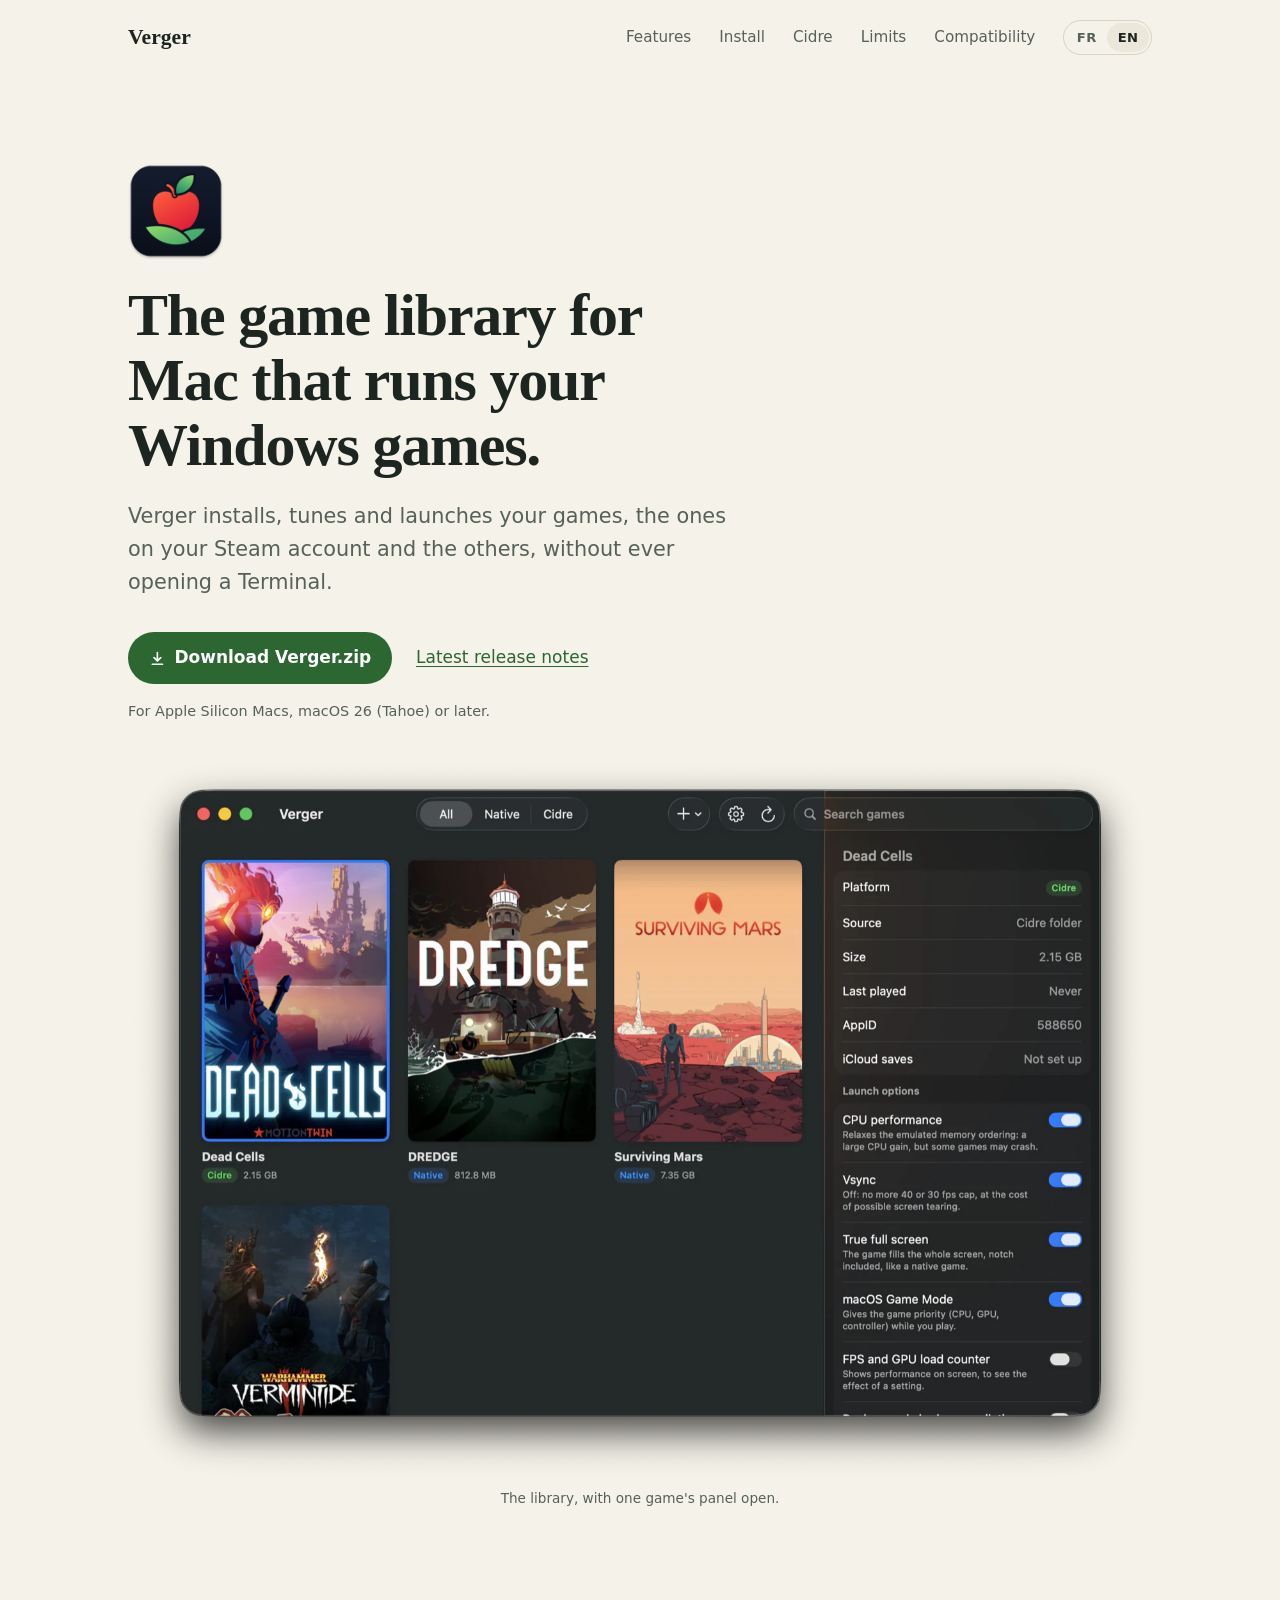
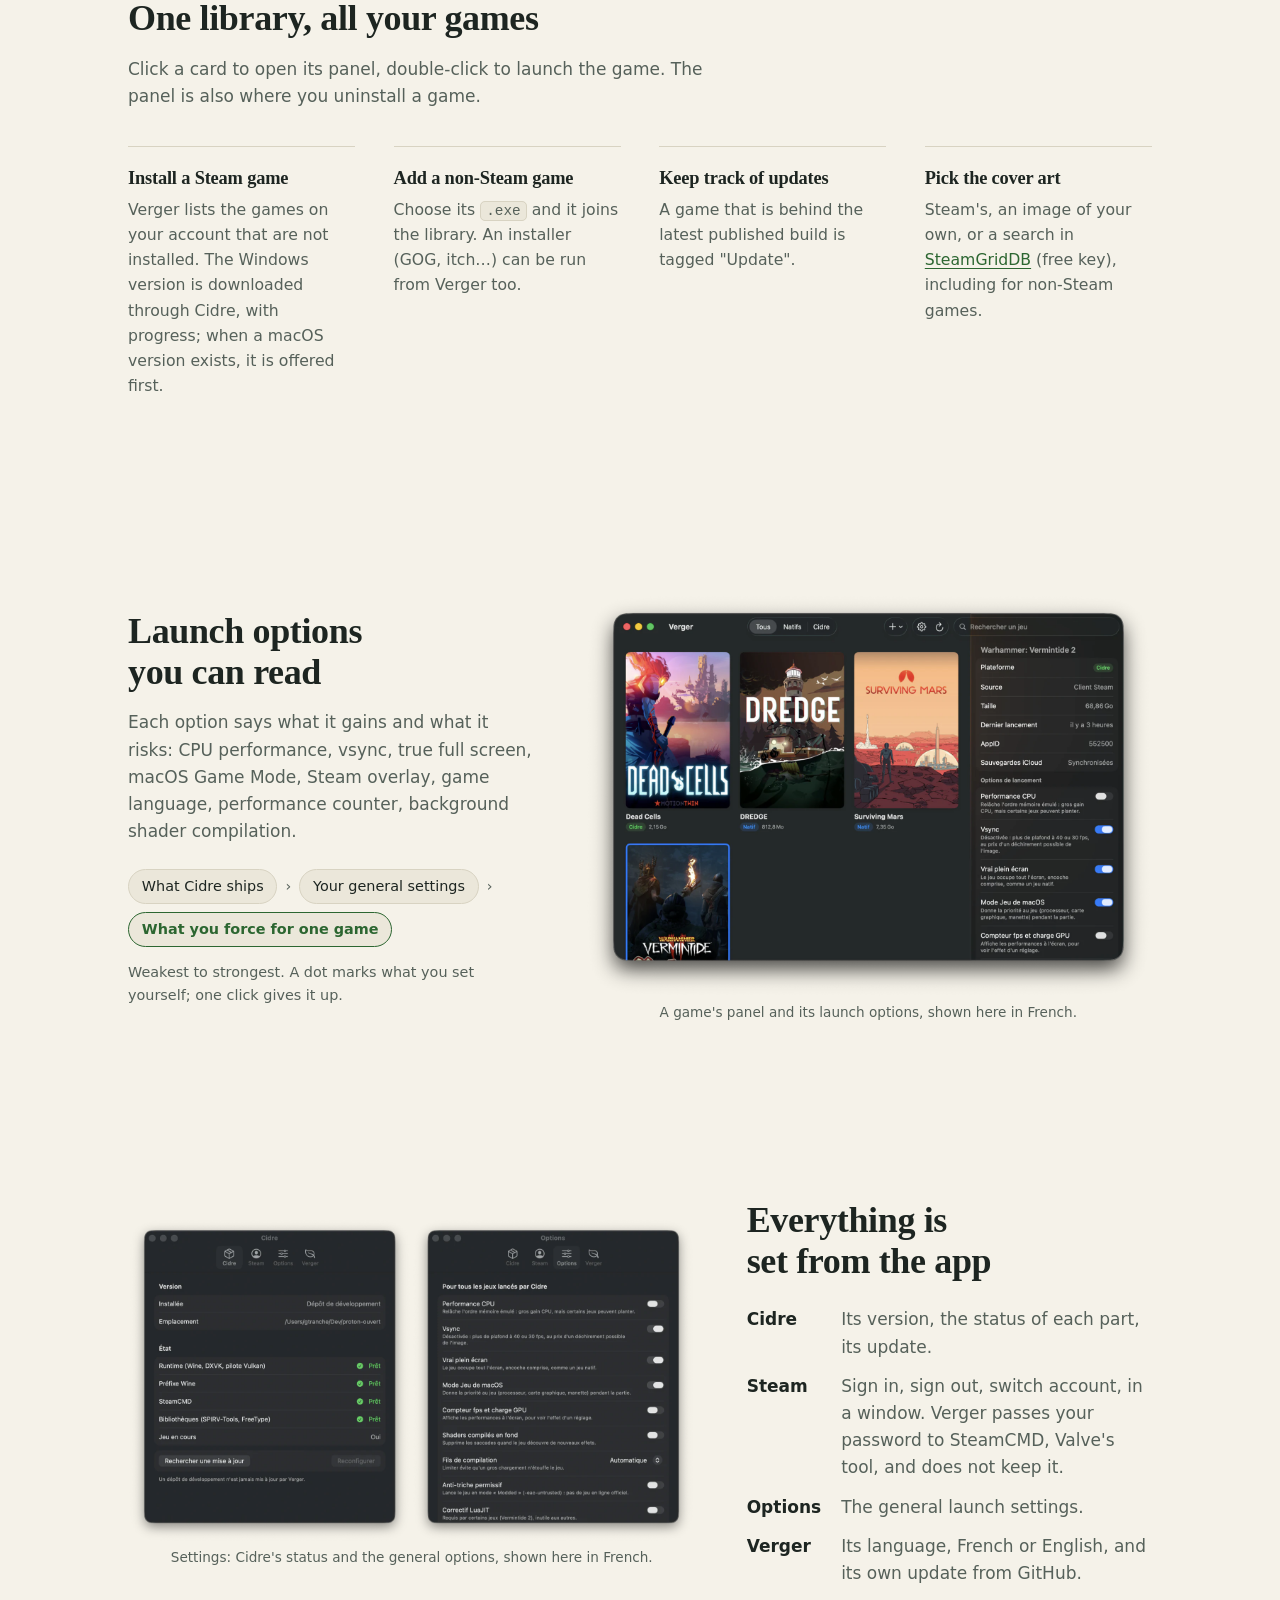
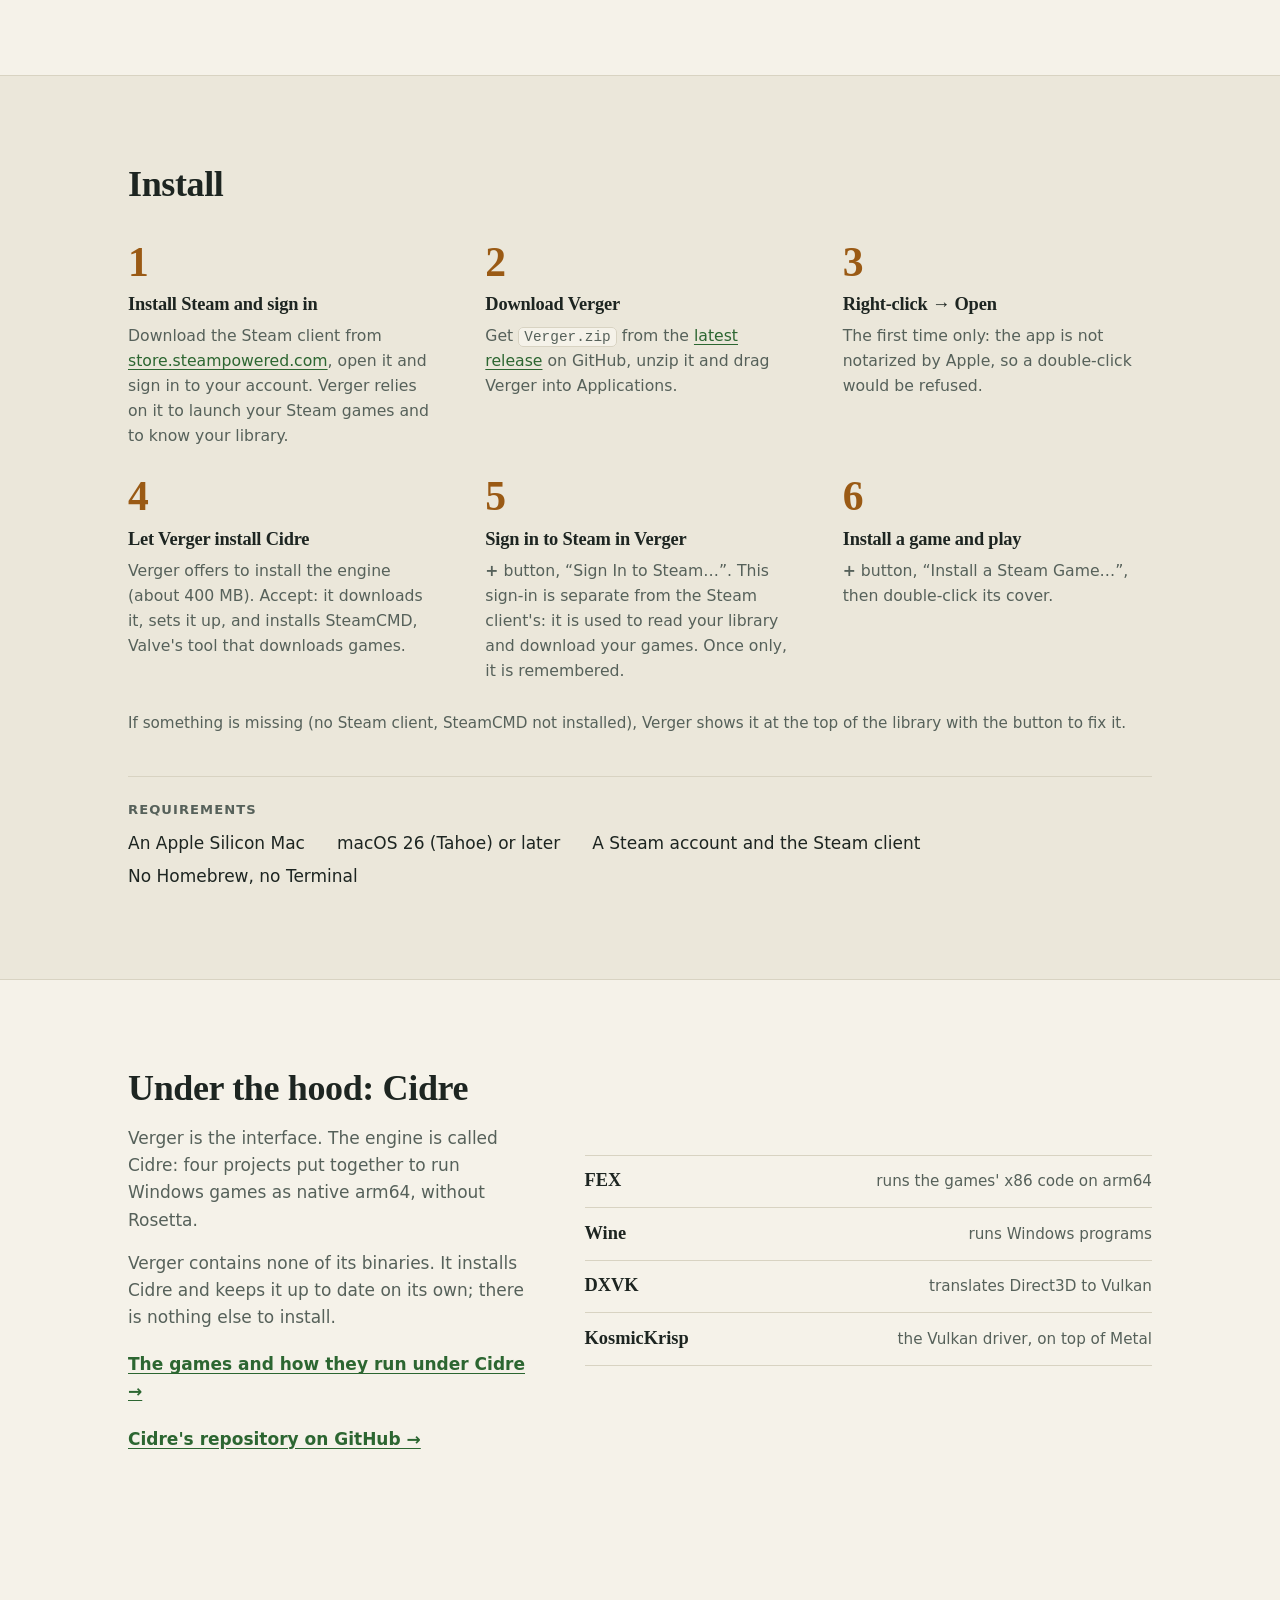
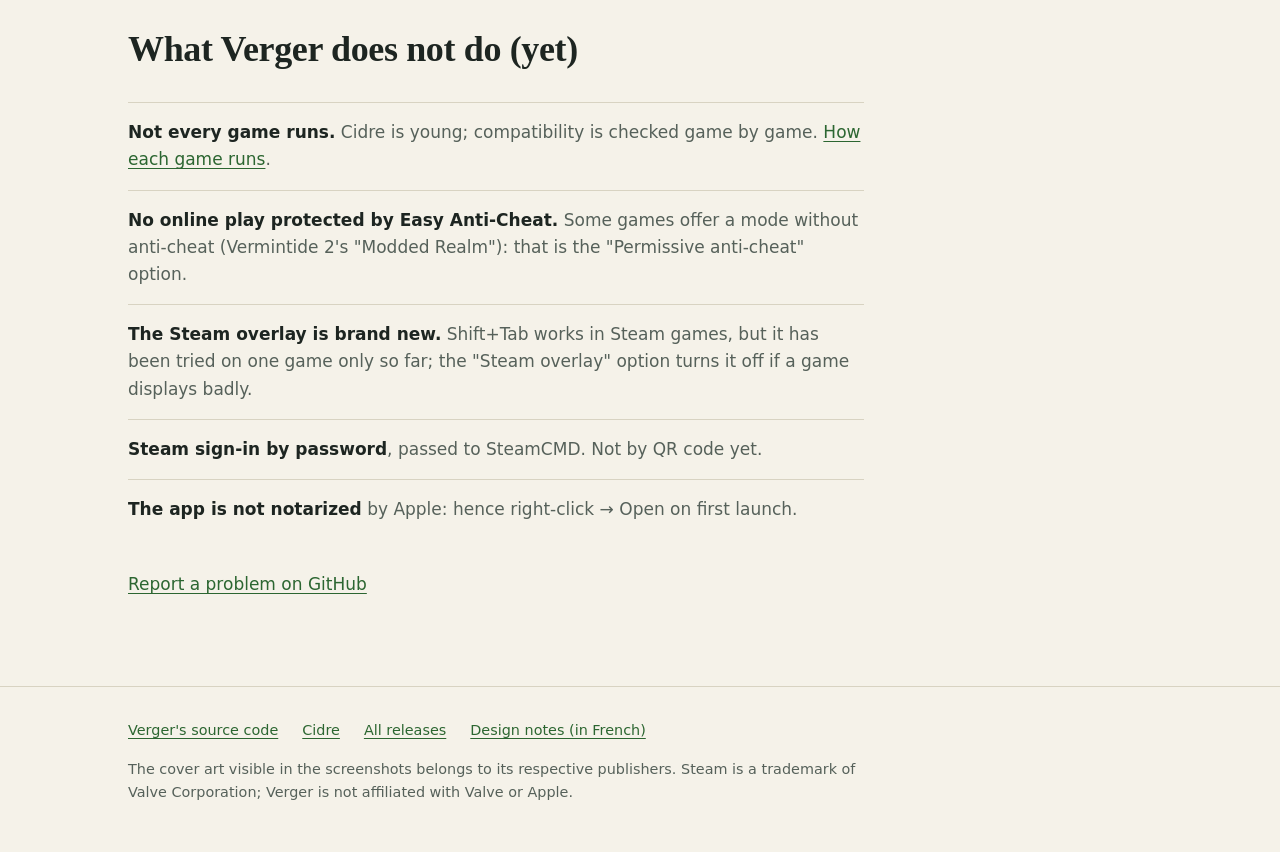
<file: docs/en/index.html>
<!doctype html>
<html lang="en">
<head>
<meta charset="utf-8">
<meta name="viewport" content="width=device-width, initial-scale=1">
<title>Verger — the game library for Apple Silicon Macs</title>
<meta name="description" content="Verger installs, tunes and launches your Windows games and your native games on Apple Silicon Macs, without ever opening a Terminal.">
<link rel="canonical" href="https://gtranche.github.io/verger/en/">
<link rel="alternate" hreflang="fr" href="https://gtranche.github.io/verger/">
<link rel="alternate" hreflang="en" href="https://gtranche.github.io/verger/en/">
<meta property="og:type" content="website">
<meta property="og:title" content="Verger — the game library for Apple Silicon Macs">
<meta property="og:description" content="Install, tune and launch your Windows games and your native games, without a Terminal.">
<meta property="og:url" content="https://gtranche.github.io/verger/en/">
<meta property="og:image" content="https://gtranche.github.io/verger/captures/library-en.png">
<meta name="theme-color" content="#f5f2e9" media="(prefers-color-scheme: light)">
<meta name="theme-color" content="#141716" media="(prefers-color-scheme: dark)">
<link rel="icon" href="../favicon.png" type="image/png">
<link rel="apple-touch-icon" href="../apple-touch-icon.png">
<link rel="stylesheet" href="../site.css">
</head>
<body>
<a class="passer" href="#contenu">Skip to content</a>

<header class="cadre bandeau">
  <a class="marque" href="./" aria-label="Verger, home">
    Verger
  </a>
  <nav class="menu" aria-label="Sections">
    <a class="ancre" href="#fonctions">Features</a>
    <a class="ancre" href="#installer">Install</a>
    <a class="ancre" href="#cidre">Cidre</a>
    <a class="ancre" href="#limites">Limits</a>
    <a href="compatibility/">Compatibility</a>
    <span class="langues">
      <a href="../" lang="fr" hreflang="fr" data-langue="fr" aria-label="Version française">FR</a>
      <a href="./" lang="en" aria-current="page" data-langue="en">EN</a>
    </span>
  </nav>
</header>

<main id="contenu">

  <div class="cadre ouverture">
    <img class="icone" src="../captures/icone.png" width="112" height="112" alt="">
    <h1>The game library for Mac that runs your Windows games.</h1>
    <p class="chapo">Verger installs, tunes and launches your games, the ones on your Steam account and the others, without ever opening a Terminal.</p>
    <div class="actions">
      <a class="bouton" href="https://github.com/gtranche/verger/releases/latest/download/Verger.zip">
        <svg viewBox="0 0 20 20" aria-hidden="true"><path d="M10 3v10m0 0-4-4m4 4 4-4M4 17h12" fill="none" stroke="currentColor" stroke-width="2" stroke-linecap="round" stroke-linejoin="round"/></svg>
        Download Verger.zip
      </a>
      <a href="https://github.com/gtranche/verger/releases/latest">Latest release notes</a>
    </div>
    <p class="requis">For Apple Silicon Macs, macOS 26 (Tahoe) or later.</p>

    <figure class="capture">
      <a href="../captures/library-en.png">
        <img src="../captures/library-en.webp" width="1600" height="1139" alt="Verger's window: games with their cover art, each tagged Native or Cidre, and one game's panel open on the right with its launch options.">
      </a>
      <figcaption>The library, with one game's panel open.</figcaption>
    </figure>
  </div>

  <section id="fonctions" class="cadre">
    <h2>One library, all your games</h2>
    <p class="intro">Click a card to open its panel, double-click to launch the game. The panel is also where you uninstall a game.</p>
    <ul class="capacites">
      <li>
        <h3>Install a Steam game</h3>
        <p>Verger lists the games on your account that are not installed. The Windows version is downloaded through Cidre, with progress; when a macOS version exists, it is offered first.</p>
      </li>
      <li>
        <h3>Add a non-Steam game</h3>
        <p>Choose its <code>.exe</code> and it joins the library. An installer (GOG, itch…) can be run from Verger too.</p>
      </li>
      <li>
        <h3>Keep track of updates</h3>
        <p>A game that is behind the latest published build is tagged "Update".</p>
      </li>
      <li>
        <h3>Pick the cover art</h3>
        <p>Steam's, an image of your own, or a search in <a href="https://www.steamgriddb.com/">SteamGridDB</a> (free key), including for non-Steam games.</p>
      </li>
    </ul>
  </section>

  <section class="cadre duo">
    <div>
      <h2>Launch options you can read</h2>
      <p class="intro">Each option says what it gains and what it risks: CPU performance, vsync, true full screen, macOS Game Mode, Steam overlay, game language, performance counter, background shader compilation.</p>
      <ol class="niveaux" aria-label="Three levels of settings, weakest to strongest">
        <li><span>What Cidre ships</span></li>
        <li><span>Your general settings</span></li>
        <li><span>What you force for one game</span></li>
      </ol>
      <p class="legende">Weakest to strongest. A dot marks what you set yourself; one click gives it up.</p>
    </div>
    <figure class="capture">
      <a href="../captures/fiche-options.png">
        <img src="../captures/fiche-options.webp" width="1600" height="1139" loading="lazy" alt="A game's panel open beside the library, shown in French: platform, source, size, then the launch options, each with a one-line explanation and a switch.">
      </a>
      <figcaption>A game's panel and its launch options, shown here in French.</figcaption>
    </figure>
  </section>

  <section class="cadre duo inverse">
    <div>
      <h2>Everything is set from the app</h2>
      <dl class="reglages">
        <dt>Cidre</dt>
        <dd>Its version, the status of each part, its update.</dd>
        <dt>Steam</dt>
        <dd>Sign in, sign out, switch account, in a window. Verger passes your password to SteamCMD, Valve's tool, and does not keep it.</dd>
        <dt>Options</dt>
        <dd>The general launch settings.</dd>
        <dt>Verger</dt>
        <dd>Its language, French or English, and its own update from GitHub.</dd>
      </dl>
    </div>
    <figure class="capture">
      <a href="../captures/reglages.png">
        <img src="../captures/reglages.webp" width="1600" height="919" loading="lazy" alt="Two settings windows, shown in French: on the left Cidre's status, every part marked ready; on the right the general launch options.">
      </a>
      <figcaption>Settings: Cidre's status and the general options, shown here in French.</figcaption>
    </figure>
  </section>

  <section id="installer" class="bande">
    <div class="cadre">
      <h2>Install</h2>
      <ol class="etapes">
        <li>
          <h3>Install Steam and sign in</h3>
          <p>Download the Steam client from <a href="https://store.steampowered.com/about/">store.steampowered.com</a>, open it and sign in to your account. Verger relies on it to launch your Steam games and to know your library.</p>
        </li>
        <li>
          <h3>Download Verger</h3>
          <p>Get <code>Verger.zip</code> from the <a href="https://github.com/gtranche/verger/releases/latest">latest release</a> on GitHub, unzip it and drag Verger into Applications.</p>
        </li>
        <li>
          <h3>Right-click → Open</h3>
          <p>The first time only: the app is not notarized by Apple, so a double-click would be refused.</p>
        </li>
        <li>
          <h3>Let Verger install Cidre</h3>
          <p>Verger offers to install the engine (about 400 MB). Accept: it downloads it, sets it up, and installs SteamCMD, Valve's tool that downloads games.</p>
        </li>
        <li>
          <h3>Sign in to Steam in Verger</h3>
          <p><b>+</b> button, “Sign In to Steam…”. This sign-in is separate from the Steam client's: it is used to read your library and download your games. Once only, it is remembered.</p>
        </li>
        <li>
          <h3>Install a game and play</h3>
          <p><b>+</b> button, “Install a Steam Game…”, then double-click its cover.</p>
        </li>
      </ol>
      <p class="note">If something is missing (no Steam client, SteamCMD not installed), Verger shows it at the top of the library with the button to fix it.</p>

      <div class="configuration">
        <h3>Requirements</h3>
        <ul>
          <li>An Apple Silicon Mac</li>
          <li>macOS 26 (Tahoe) or later</li>
          <li>A Steam account and the Steam client</li>
          <li>No Homebrew, no Terminal</li>
        </ul>
      </div>
    </div>
  </section>

  <section id="cidre" class="cadre duo">
    <div>
      <h2>Under the hood: Cidre</h2>
      <p class="intro">Verger is the interface. The engine is called Cidre: four projects put together to run Windows games as native arm64, without Rosetta.</p>
      <p class="intro">Verger contains none of its binaries. It installs Cidre and keeps it up to date on its own; there is nothing else to install.</p>
      <a class="lien-fort" href="compatibility/">The games and how they run under Cidre →</a><br>
      <a class="lien-fort" href="https://github.com/gtranche/cidre">Cidre's repository on GitHub →</a>
    </div>
    <ul class="pile" aria-label="What Cidre puts together">
      <li><b>FEX</b><span>runs the games' x86 code on arm64</span></li>
      <li><b>Wine</b><span>runs Windows programs</span></li>
      <li><b>DXVK</b><span>translates Direct3D to Vulkan</span></li>
      <li><b>KosmicKrisp</b><span>the Vulkan driver, on top of Metal</span></li>
    </ul>
  </section>

  <section id="limites" class="cadre">
    <h2>What Verger does not do (yet)</h2>
    <ul class="limites">
      <li><b>Not every game runs.</b> Cidre is young; compatibility is checked game by game. <a href="compatibility/">How each game runs</a>.</li>
      <li><b>No online play protected by Easy Anti-Cheat.</b> Some games offer a mode without anti-cheat (Vermintide 2's "Modded Realm"): that is the "Permissive anti-cheat" option.</li>
      <li><b>The Steam overlay is brand new.</b> Shift+Tab works in Steam games, but it has been tried on one game only so far; the "Steam overlay" option turns it off if a game displays badly.</li>
      <li><b>Steam sign-in by password</b>, passed to SteamCMD. Not by QR code yet.</li>
      <li><b>The app is not notarized</b> by Apple: hence right-click → Open on first launch.</li>
    </ul>
    <p class="suite"><a href="https://github.com/gtranche/verger/issues">Report a problem on GitHub</a></p>
  </section>

</main>

<footer class="pied">
  <div class="cadre">
    <nav aria-label="Links">
      <a href="https://github.com/gtranche/verger">Verger's source code</a>
      <a href="https://github.com/gtranche/cidre">Cidre</a>
      <a href="https://github.com/gtranche/verger/releases">All releases</a>
      <a href="https://github.com/gtranche/verger/blob/main/docs/CONCEPTION.md">Design notes (in French)</a>
    </nav>
    <p>The cover art visible in the screenshots belongs to its respective publishers. Steam is a trademark of Valve Corporation; Verger is not affiliated with Valve or Apple.</p>
  </div>
</footer>

<script>
// Remember the chosen language, so the automatic redirect on the French page does not override it.
document.querySelectorAll("[data-langue]").forEach(function (lien) {
  lien.addEventListener("click", function () {
    try { localStorage.setItem("verger-langue", lien.dataset.langue); } catch (e) {}
  });
});
</script>
</body>
</html>
</file>
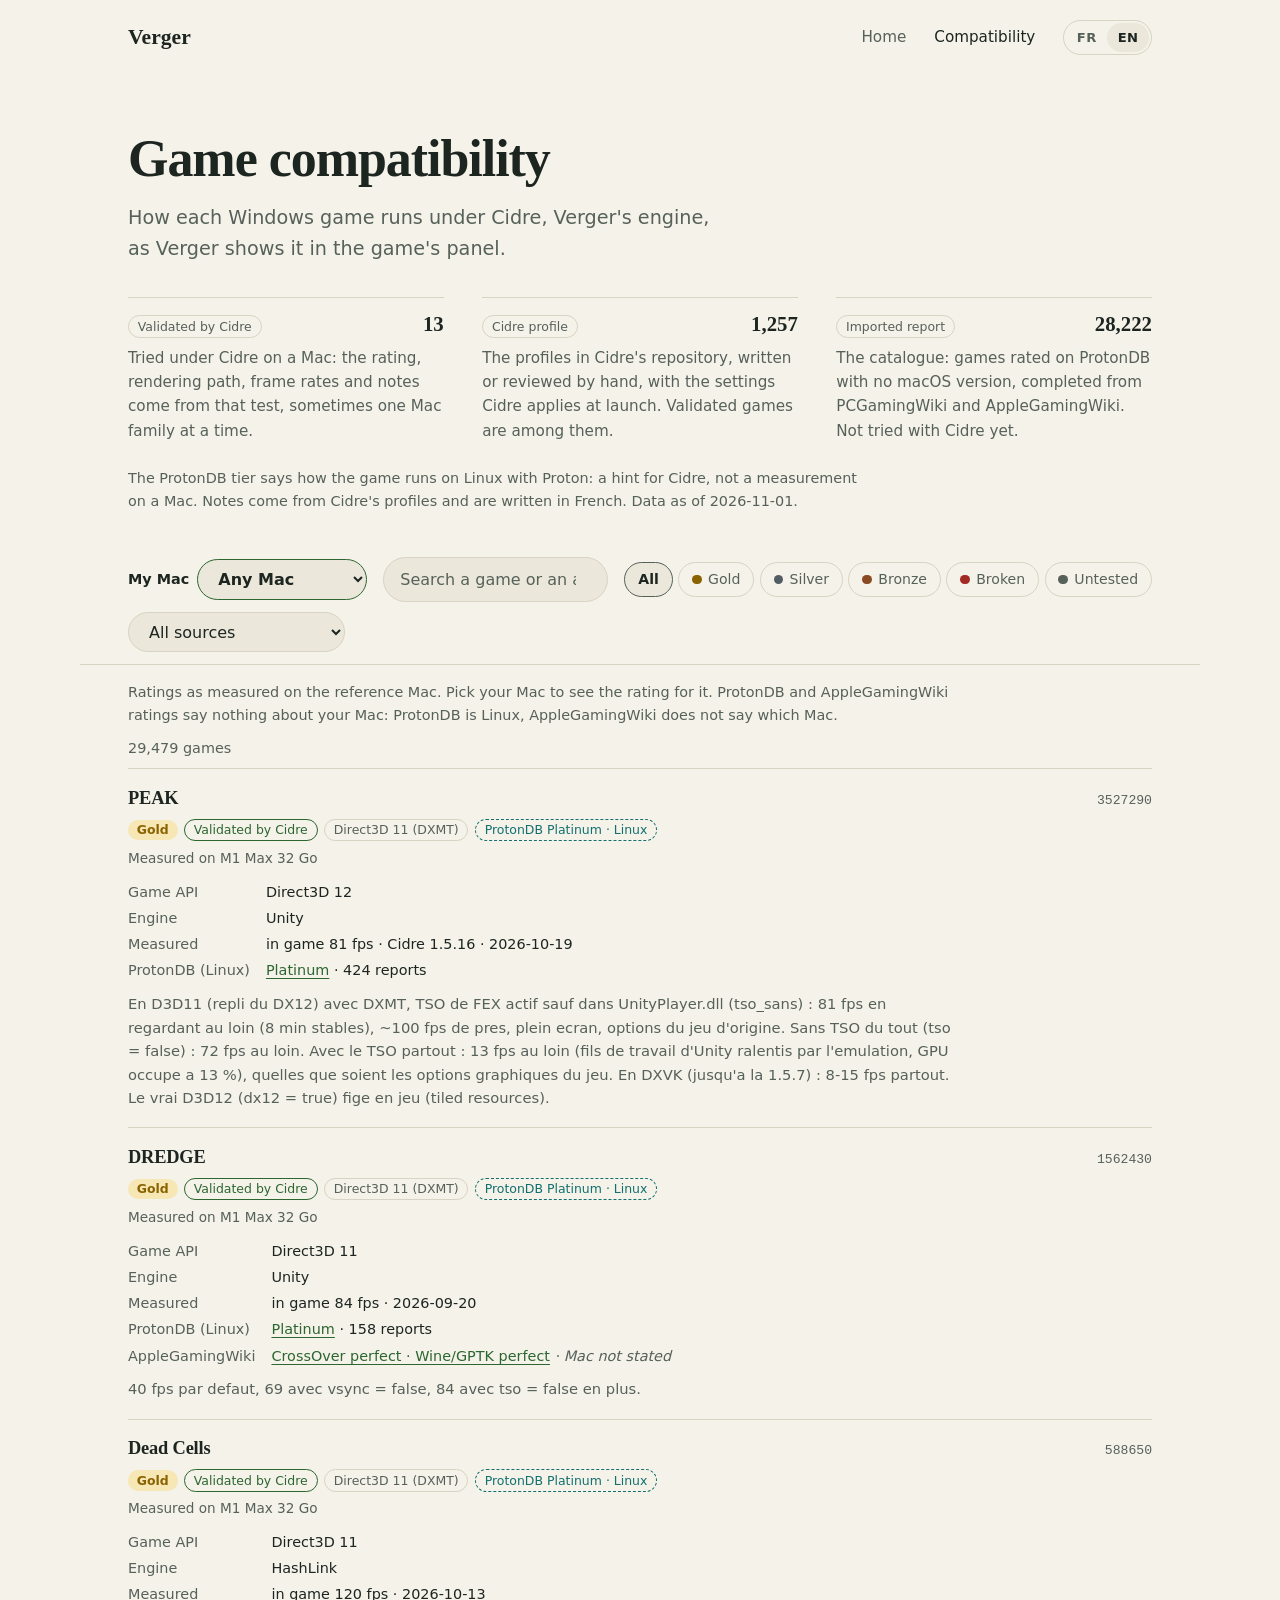
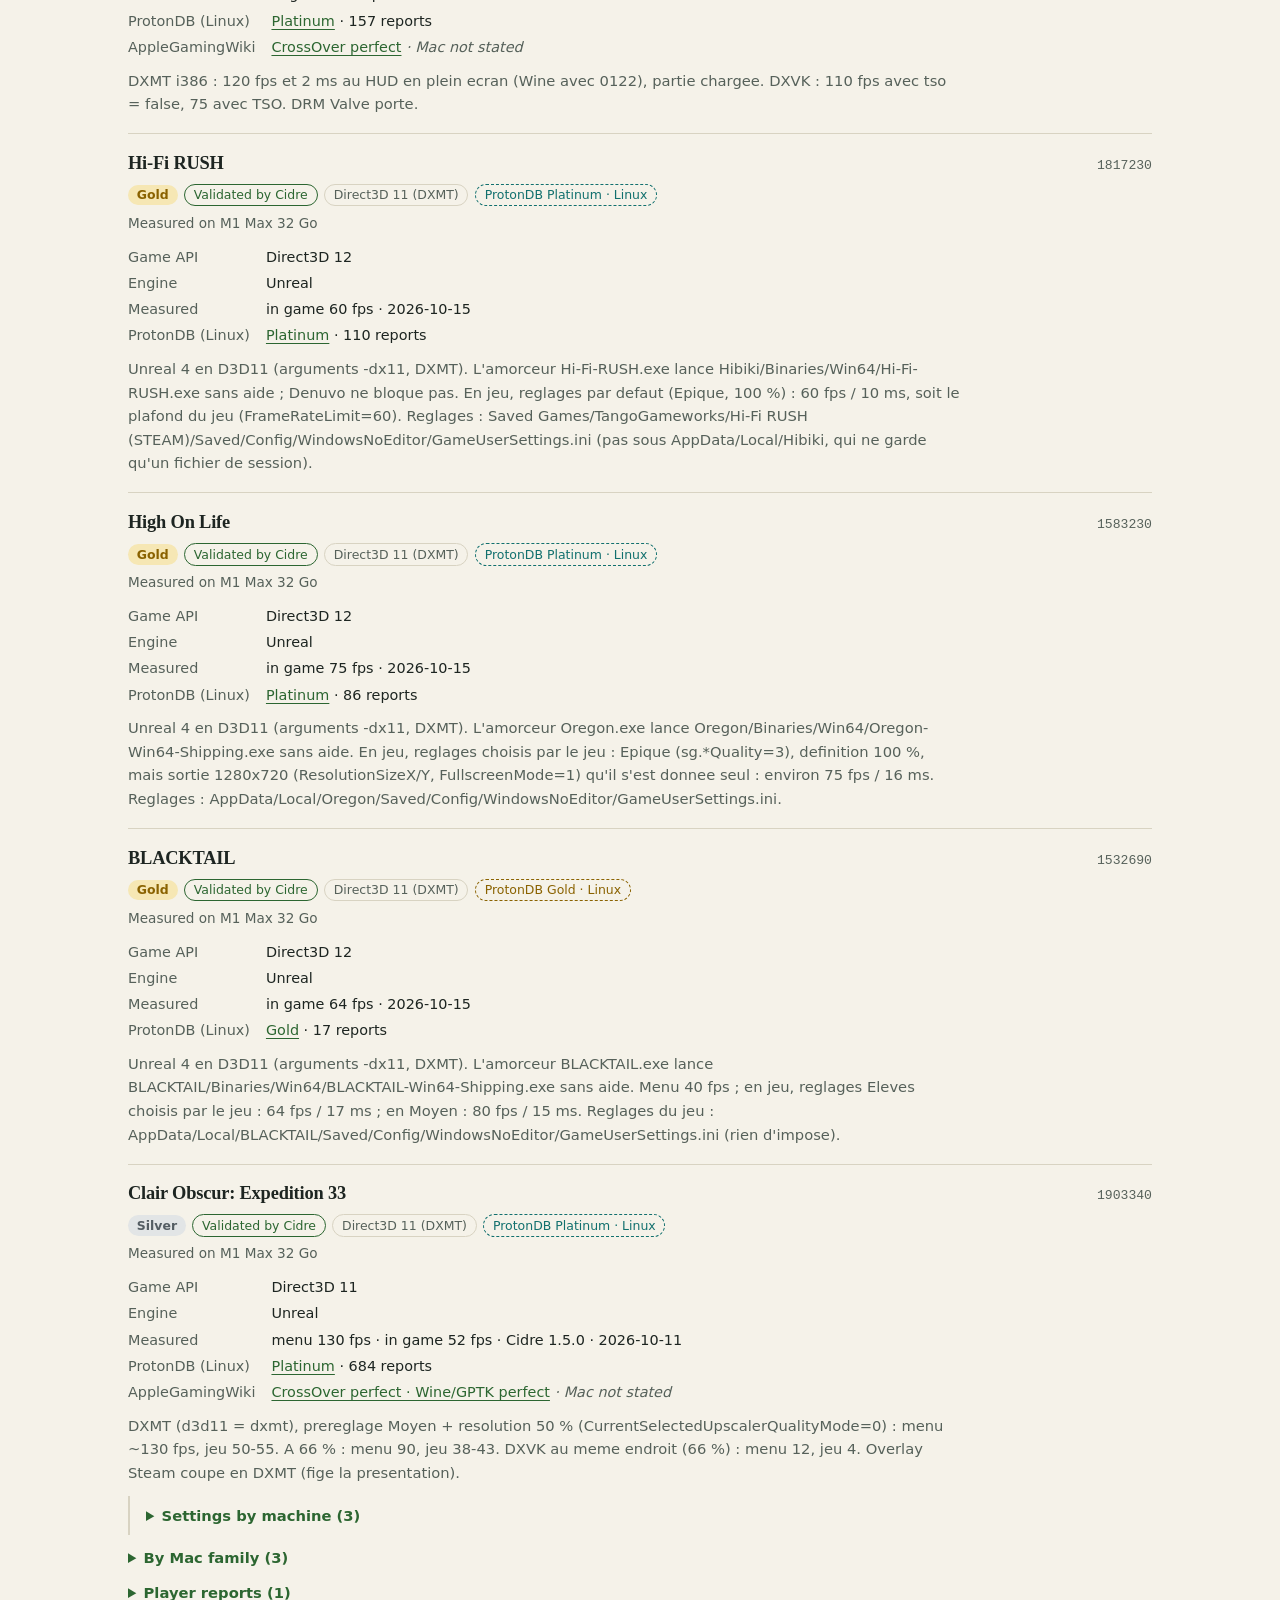
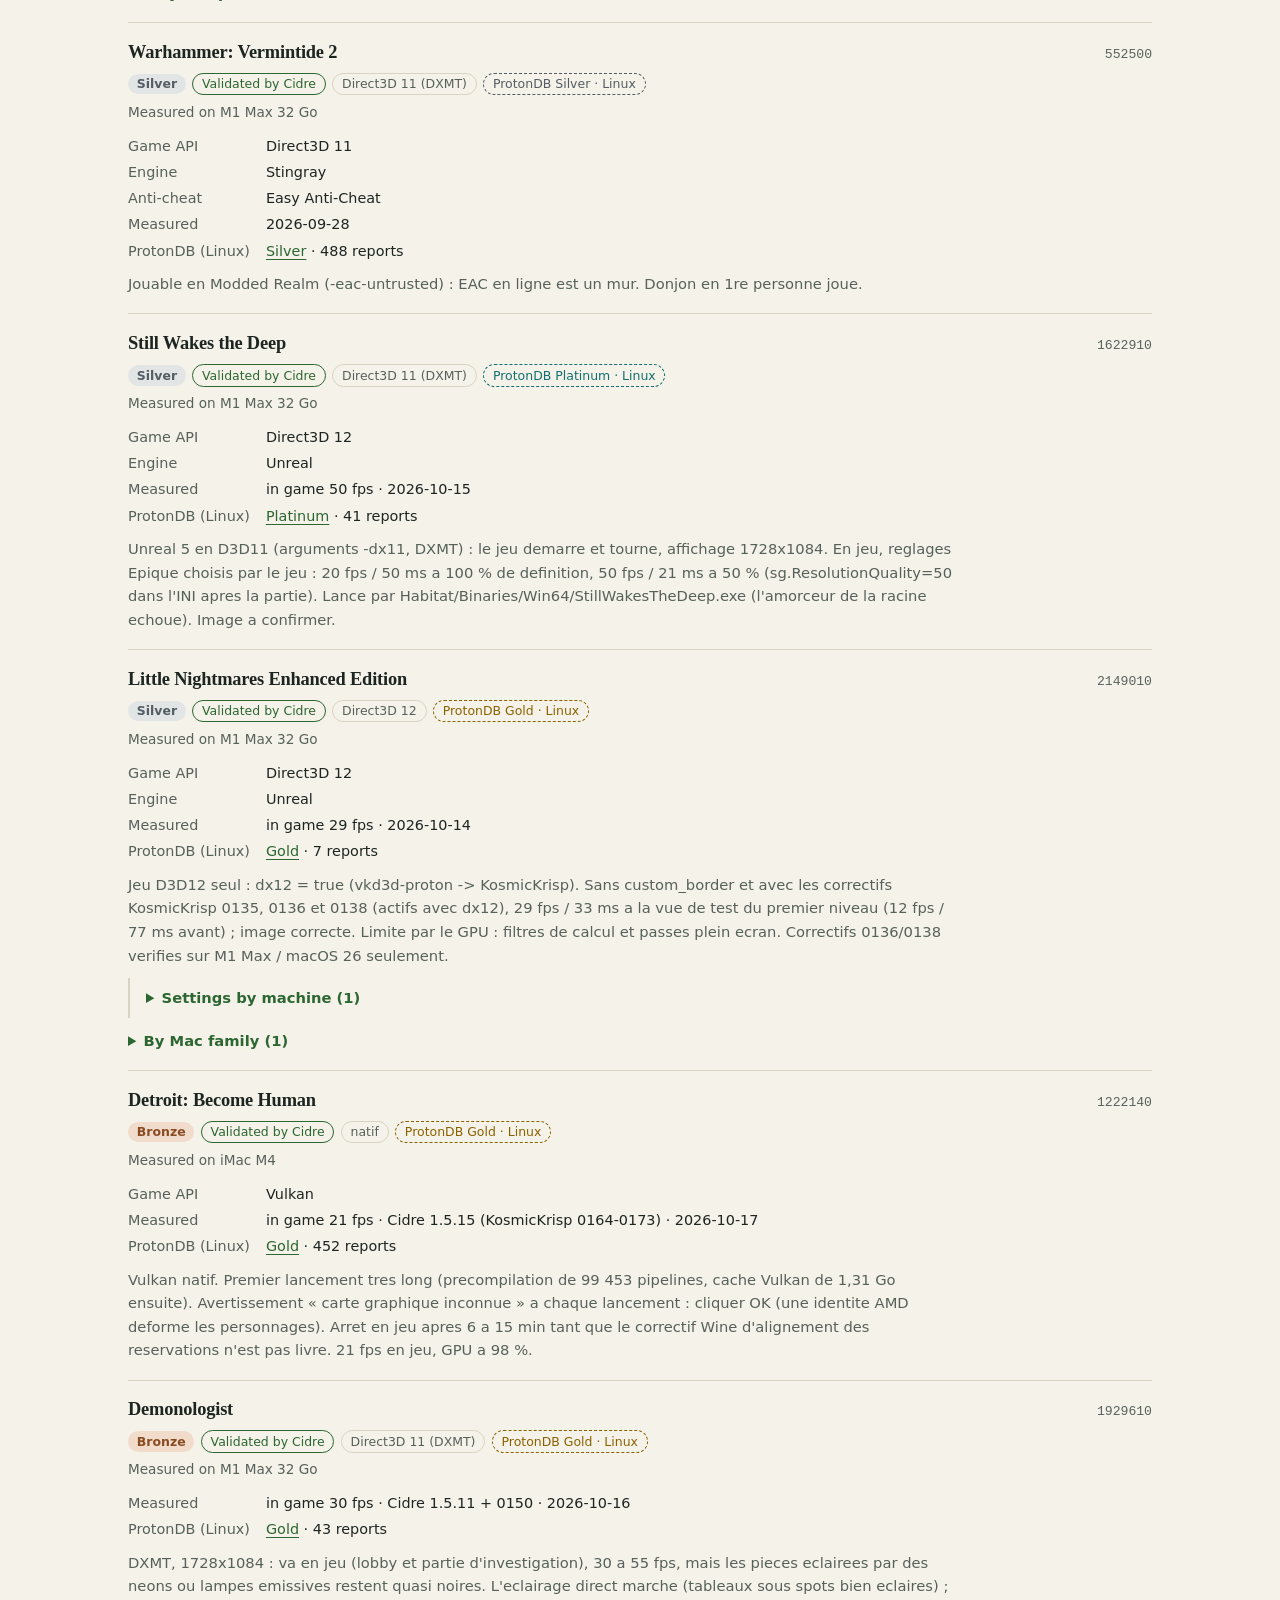
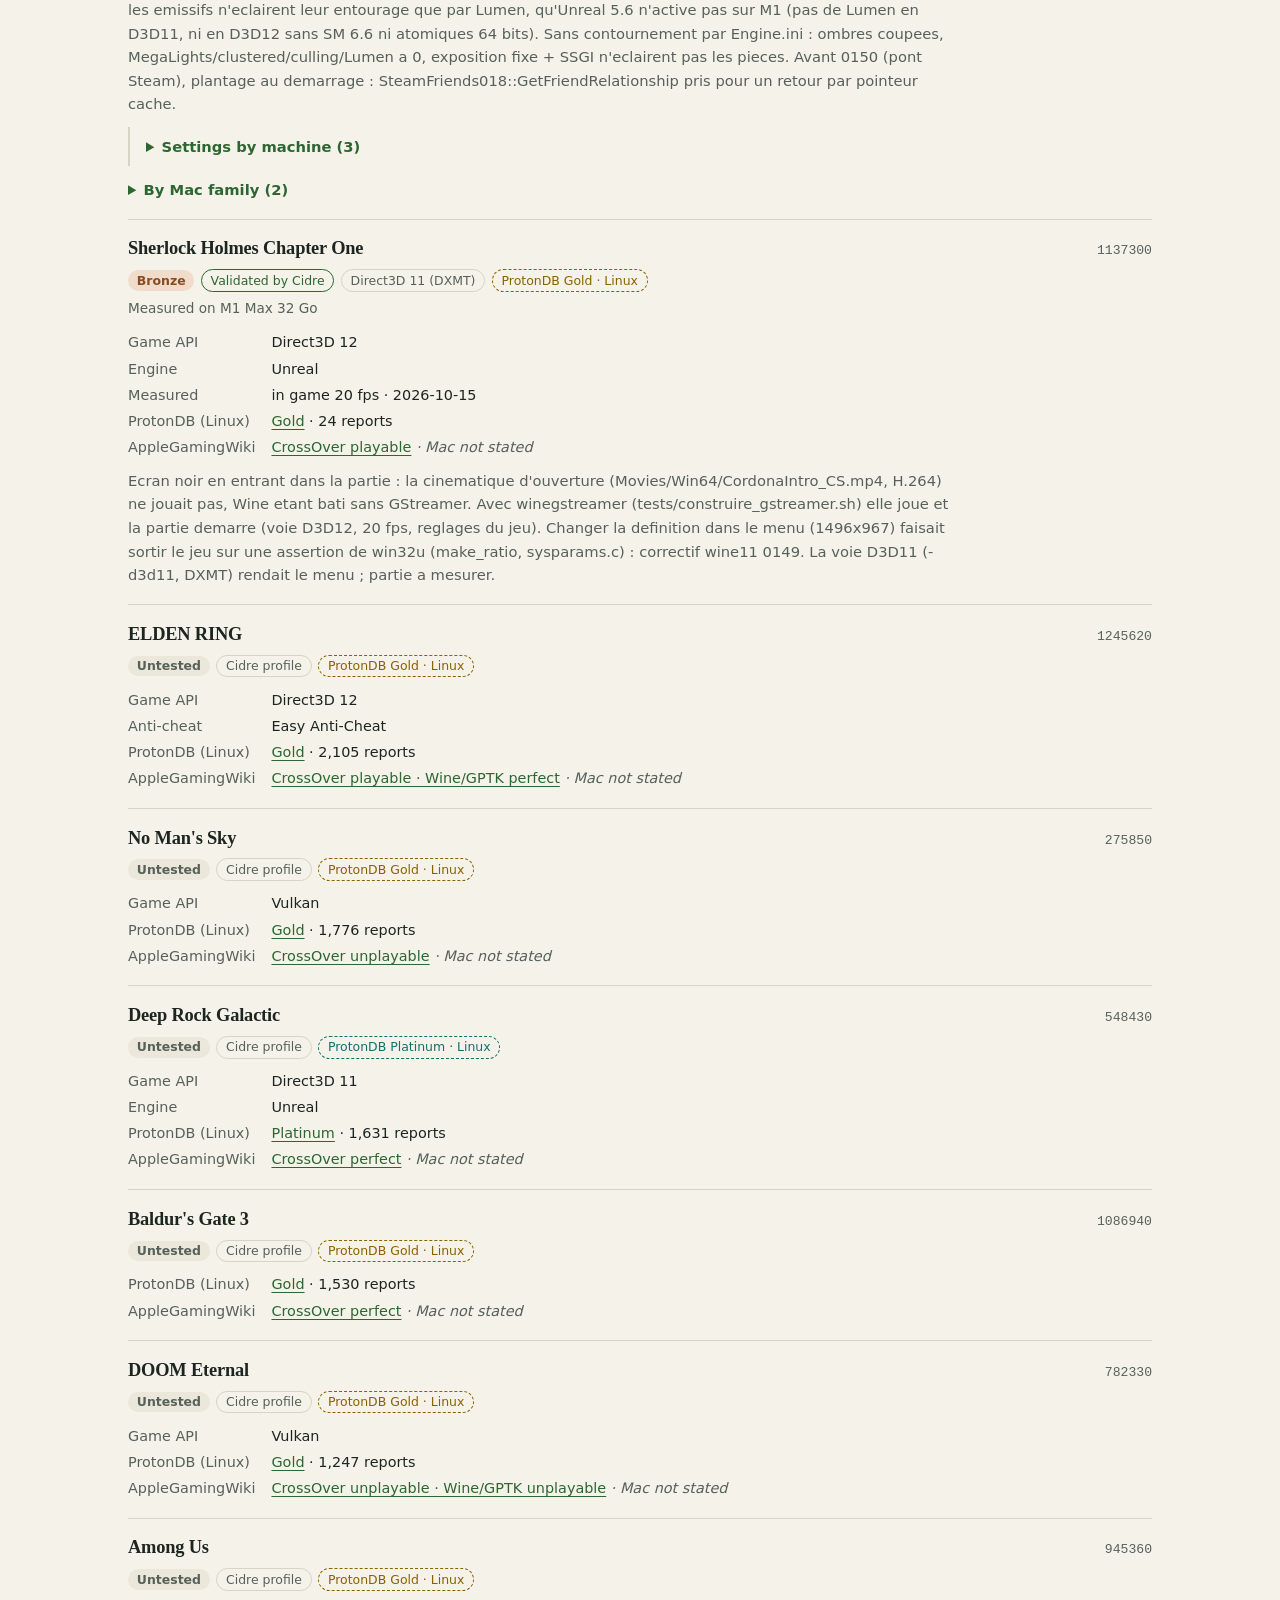
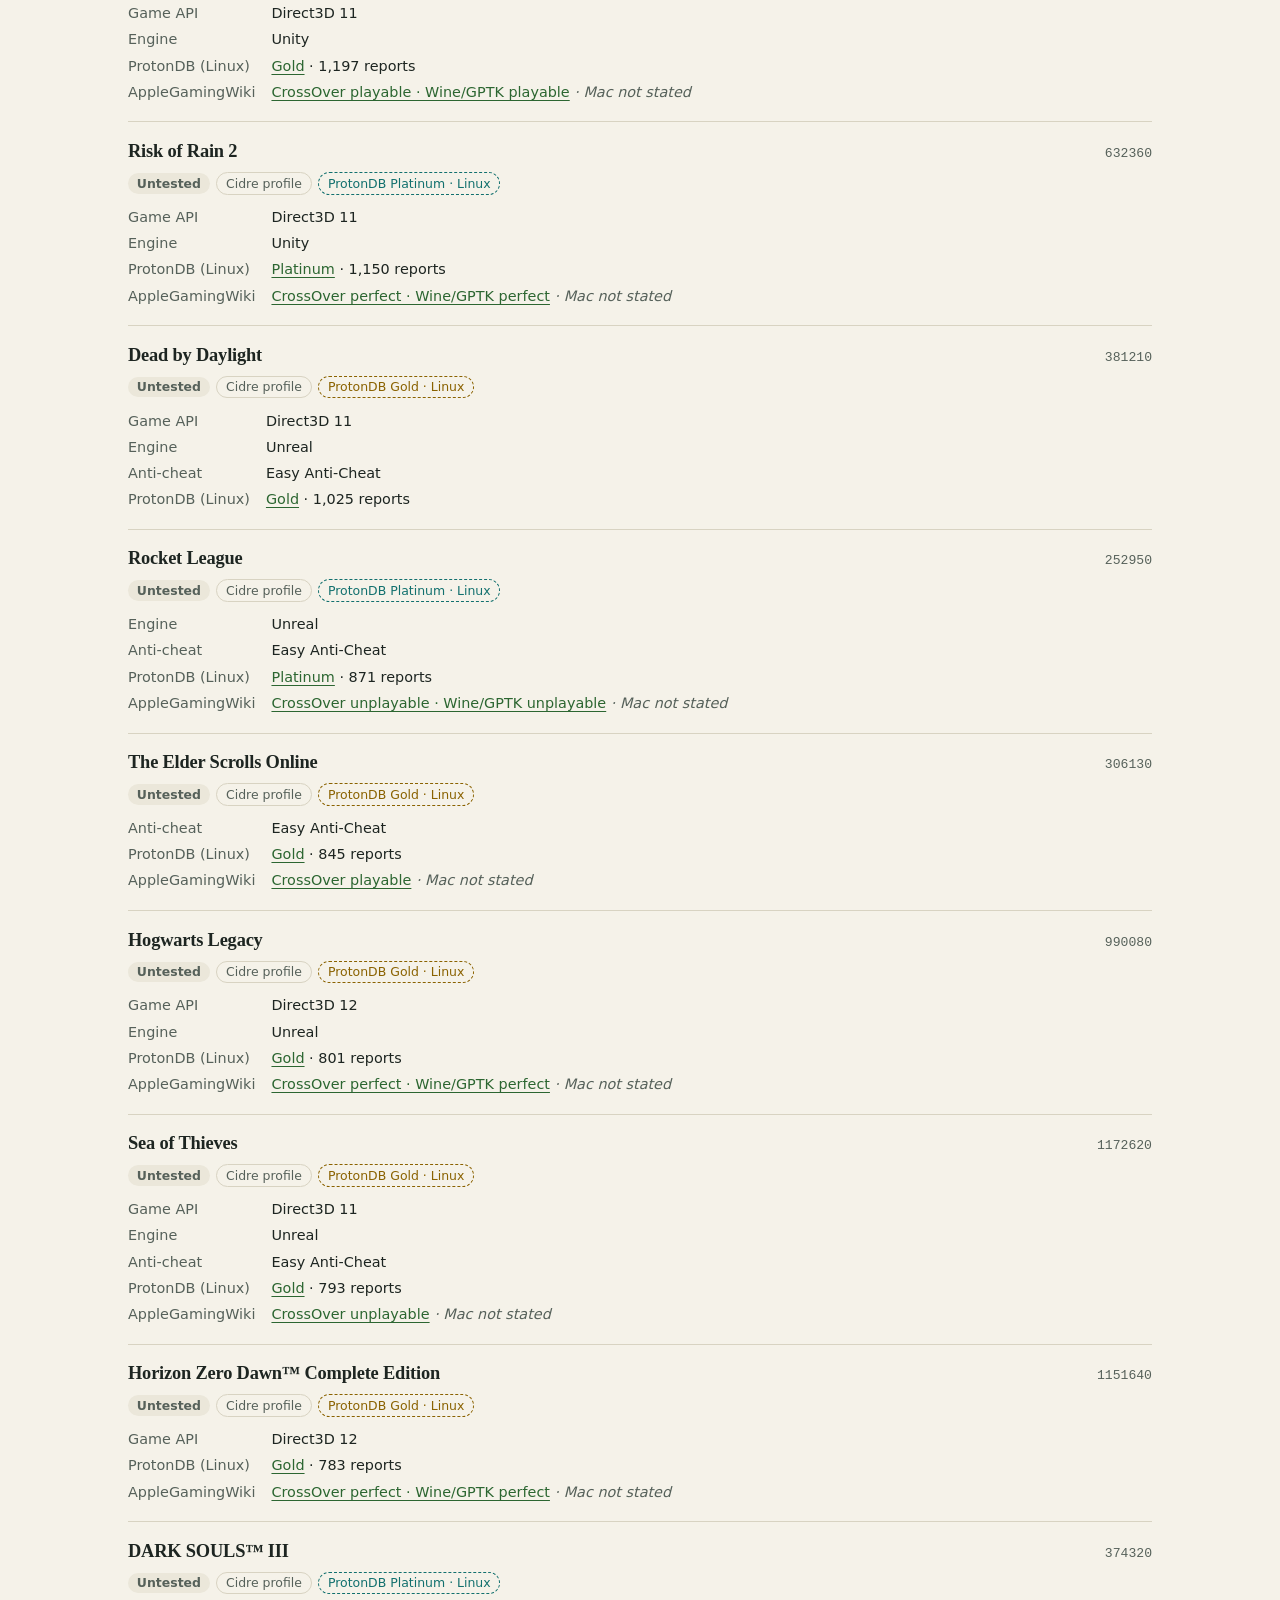
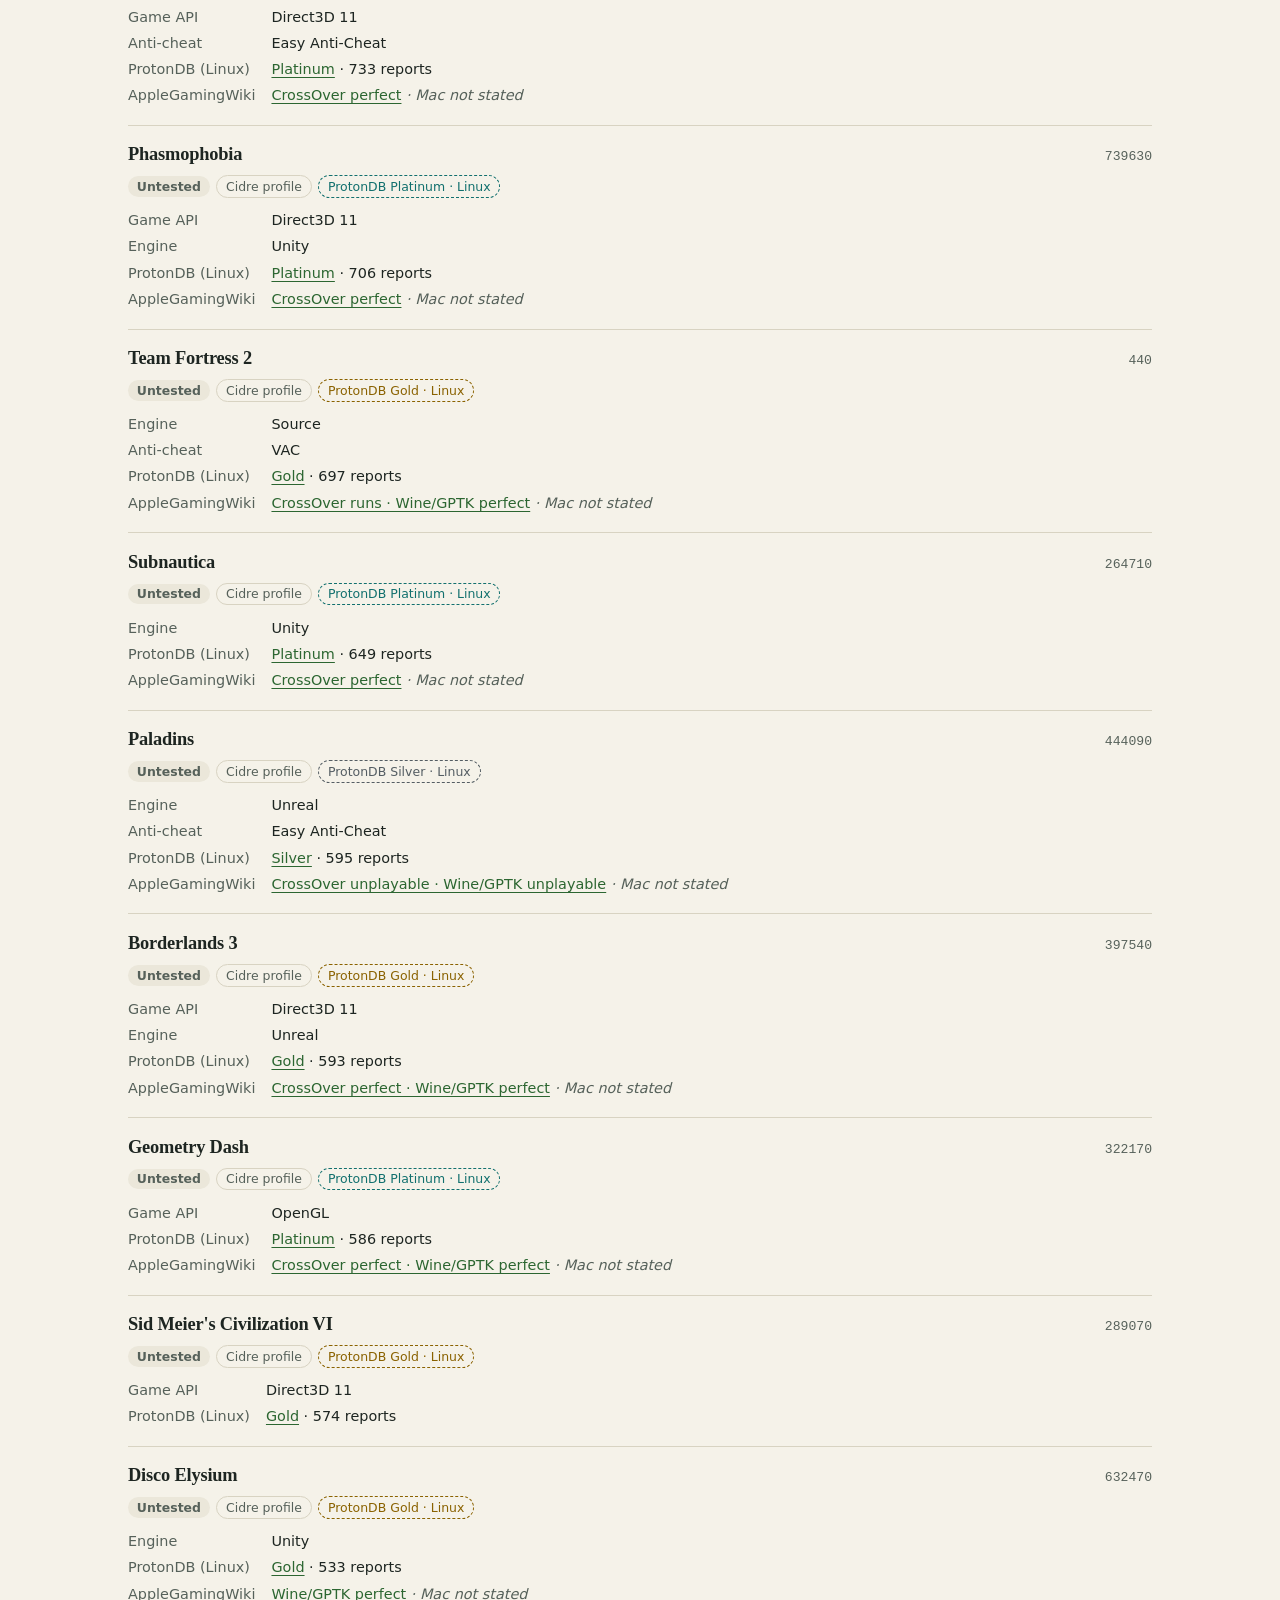
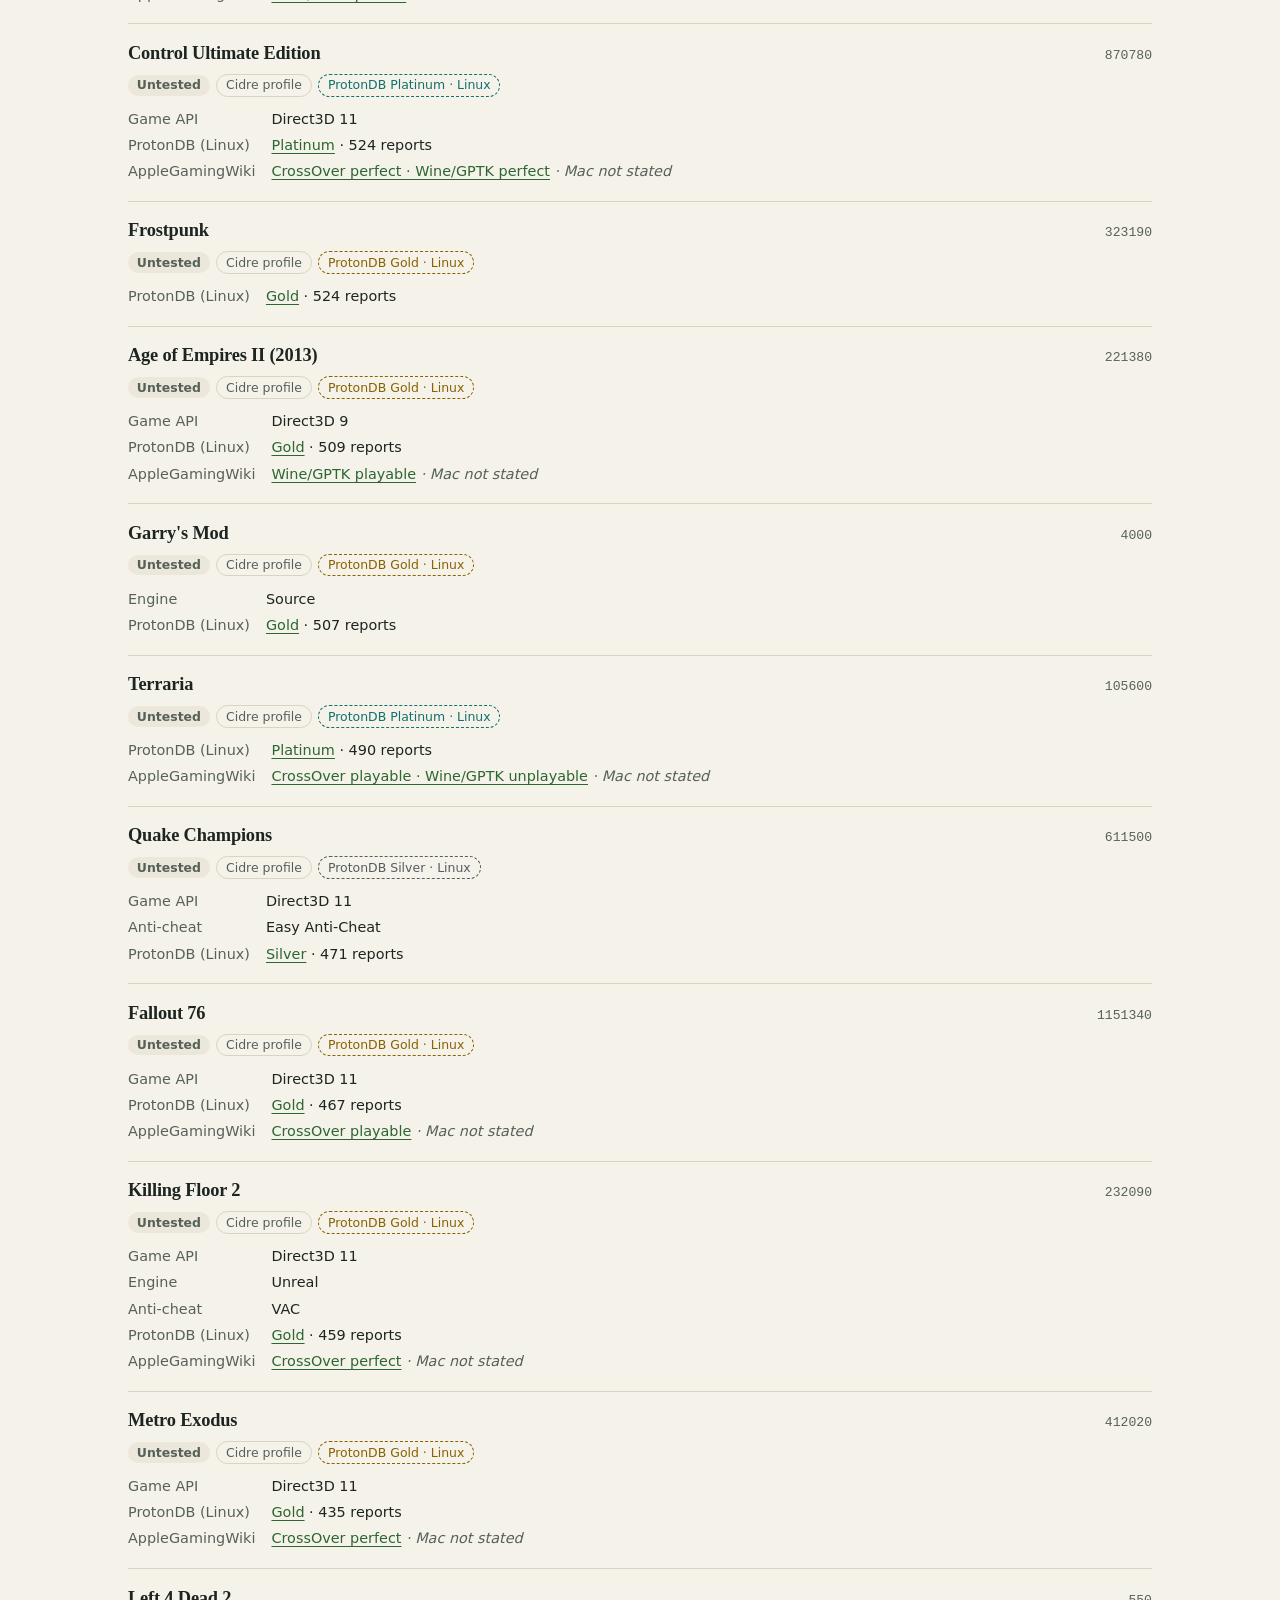
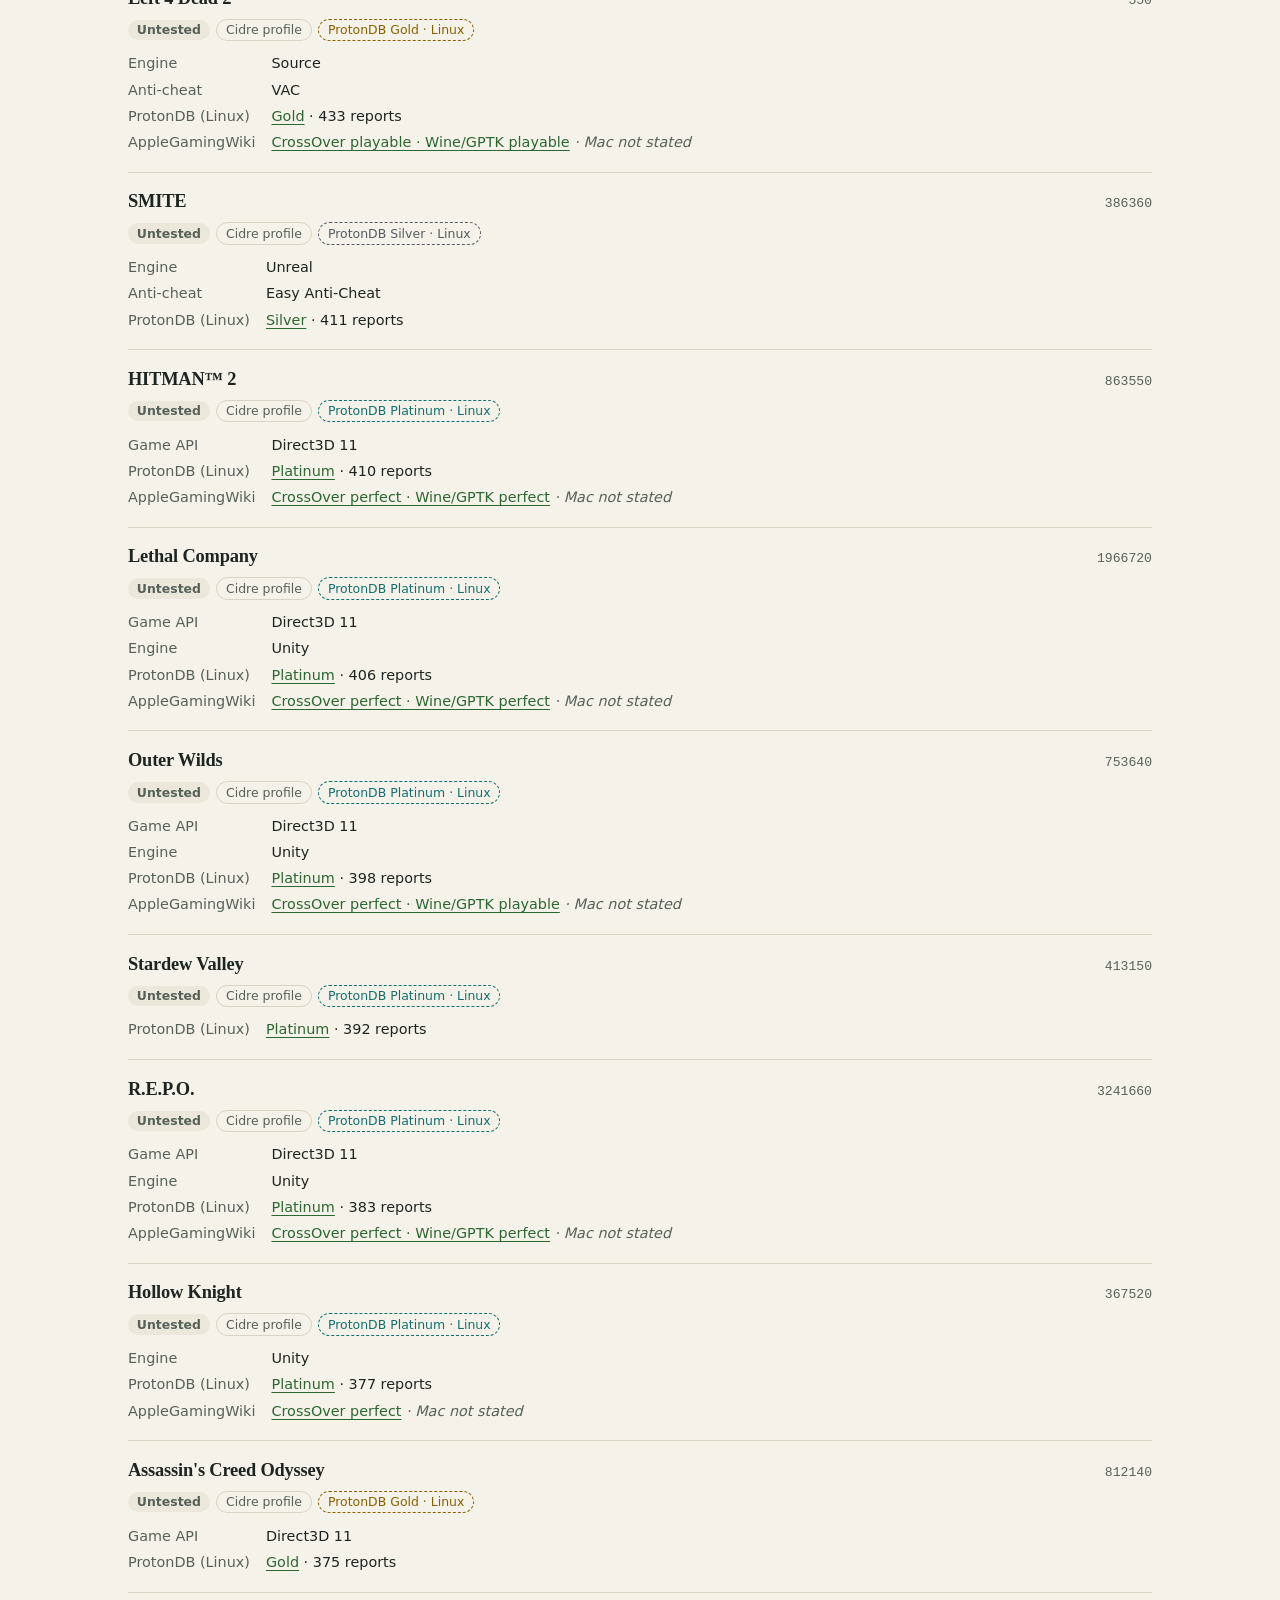
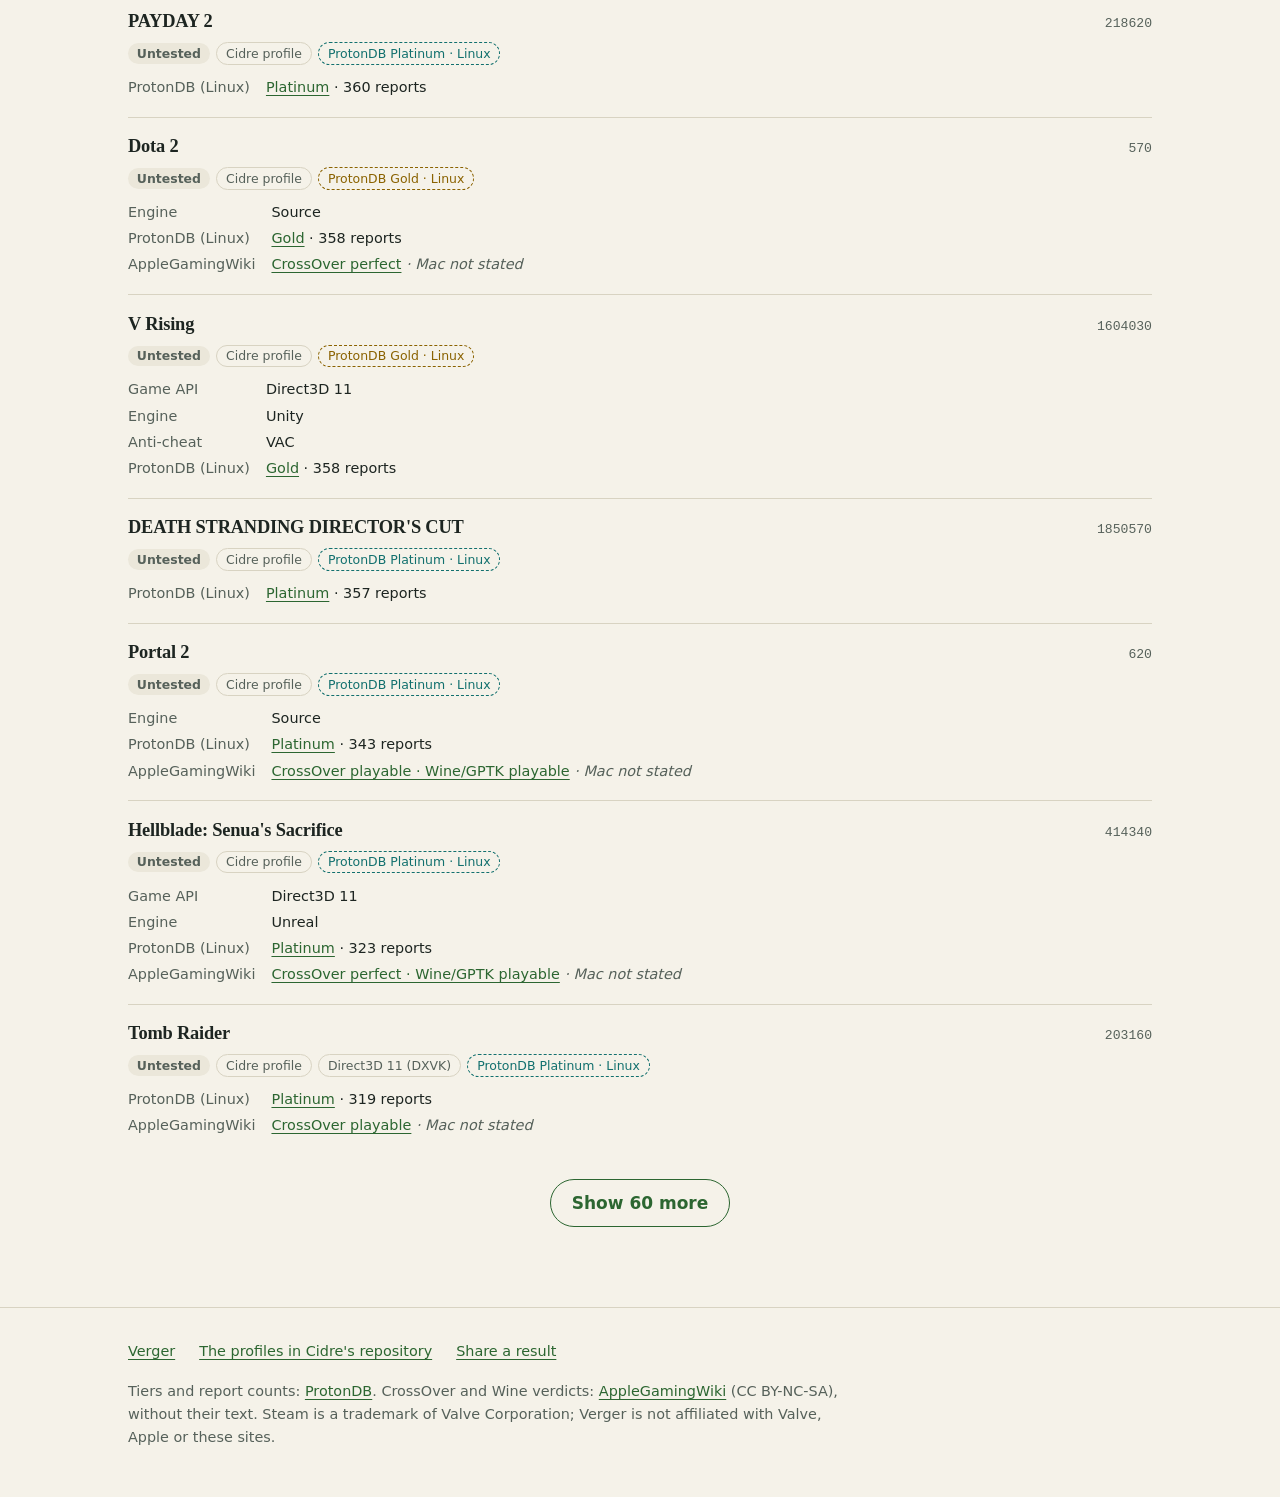
<file: docs/en/compatibility/index.html>
<!doctype html>
<html lang="en">
<head>
<meta charset="utf-8">
<meta name="viewport" content="width=device-width, initial-scale=1">
<title>Game compatibility — Verger</title>
<meta name="description" content="How each Windows game runs under Cidre, Verger's engine, on Apple Silicon Macs: gold, silver, bronze or untested, rendering path, measurements and notes.">
<link rel="canonical" href="https://gtranche.github.io/verger/en/compatibility/">
<link rel="alternate" hreflang="fr" href="https://gtranche.github.io/verger/compatibilite/">
<link rel="alternate" hreflang="en" href="https://gtranche.github.io/verger/en/compatibility/">
<meta property="og:type" content="website">
<meta property="og:title" content="Game compatibility — Verger">
<meta property="og:description" content="How each Windows game runs under Cidre on Apple Silicon Macs.">
<meta property="og:url" content="https://gtranche.github.io/verger/en/compatibility/">
<meta property="og:image" content="https://gtranche.github.io/verger/captures/library-en.png">
<meta name="theme-color" content="#f5f2e9" media="(prefers-color-scheme: light)">
<meta name="theme-color" content="#141716" media="(prefers-color-scheme: dark)">
<link rel="icon" href="../../favicon.png" type="image/png">
<link rel="apple-touch-icon" href="../../apple-touch-icon.png">
<link rel="stylesheet" href="../../site.css">
<link rel="preload" href="../../compatibilite/jeux.json" as="fetch" crossorigin>
</head>
<body>
<a class="passer" href="#contenu">Skip to content</a>

<header class="cadre bandeau">
  <a class="marque" href="../" aria-label="Verger, home">
    Verger
  </a>
  <nav class="menu" aria-label="Sections">
    <a class="ancre" href="../">Home</a>
    <a href="./" aria-current="page">Compatibility</a>
    <span class="langues">
      <a href="../../compatibilite/" lang="fr" hreflang="fr" data-langue="fr" aria-label="Version française">FR</a>
      <a href="./" lang="en" aria-current="page" data-langue="en">EN</a>
    </span>
  </nav>
</header>

<main id="contenu">
  <div class="cadre compat" id="compat" data-donnees="../../compatibilite/jeux.json">
    <h1>Game compatibility</h1>
    <p class="chapo">How each Windows game runs under Cidre, Verger's engine, as Verger shows it in the game's panel.</p>

    <dl class="provenances">
      <div>
        <dt><span class="origine">Validated by Cidre</span> <b data-total="t"></b></dt>
        <dd>Tried under Cidre on a Mac: the rating, rendering path, frame rates and notes come from that test, sometimes one Mac family at a time.</dd>
      </div>
      <div>
        <dt><span class="origine">Cidre profile</span> <b data-total="d"></b></dt>
        <dd>The profiles in Cidre's repository, written or reviewed by hand, with the settings Cidre applies at launch. Validated games are among them.</dd>
      </div>
      <div>
        <dt><span class="origine">Imported report</span> <b data-total="c"></b></dt>
        <dd>The catalogue: games rated on ProtonDB with no macOS version, completed from PCGamingWiki and AppleGamingWiki. Not tried with Cidre yet.</dd>
      </div>
    </dl>

    <p class="legende">The ProtonDB tier says how the game runs on Linux with Proton: a hint for Cidre, not a measurement on a Mac. Notes come from Cidre's profiles and are written in French. Data as of <span data-date>—</span>.</p>

    <div class="filtres" role="search">
      <label class="mon-mac">
        <span>My Mac</span>
        <select data-mac></select>
      </label>
      <label class="recherche">
        <span class="visuel-cache">Search for a game</span>
        <input type="search" data-recherche placeholder="Search a game or an appid" autocomplete="off" spellcheck="false">
      </label>
      <div class="etats" role="group" aria-label="Rating">
        <button type="button" data-etat="">All</button>
        <button type="button" data-etat="or"><span class="point etat-or"></span>Gold</button>
        <button type="button" data-etat="argent"><span class="point etat-argent"></span>Silver</button>
        <button type="button" data-etat="bronze"><span class="point etat-bronze"></span>Bronze</button>
        <button type="button" data-etat="ko"><span class="point etat-ko"></span>Broken</button>
        <button type="button" data-etat="non-teste"><span class="point etat-non-teste"></span>Untested</button>
      </div>
      <label class="provenance">
        <span class="visuel-cache">Source</span>
        <select data-origine>
          <option value="">All sources</option>
          <option value="t">Validated by Cidre</option>
          <option value="d">Cidre profiles</option>
          <option value="c">Imported reports</option>
        </select>
      </label>
    </div>

    <p class="note-mac" data-note-mac></p>
    <p class="compte" data-compte aria-live="polite"></p>
    <ul class="jeux" data-liste></ul>
    <button type="button" class="bouton-suite" data-suite hidden></button>
    <noscript><p>This list needs JavaScript. The profiles can also be read in <a href="https://github.com/gtranche/cidre/tree/main/profils">Cidre's repository</a>.</p></noscript>
  </div>
</main>

<footer class="pied">
  <div class="cadre">
    <nav aria-label="Links">
      <a href="../">Verger</a>
      <a href="https://github.com/gtranche/cidre/tree/main/profils">The profiles in Cidre's repository</a>
      <a href="https://github.com/gtranche/cidre/blob/main/profils/CONTRIBUER.md#contributing-to-the-game-profiles">Share a result</a>
    </nav>
    <p>Tiers and report counts: <a href="https://www.protondb.com/">ProtonDB</a>. CrossOver and Wine verdicts: <a href="https://www.applegamingwiki.com/">AppleGamingWiki</a> (CC BY-NC-SA), without their text. Steam is a trademark of Valve Corporation; Verger is not affiliated with Valve, Apple or these sites.</p>
  </div>
</footer>

<script src="../../compatibilite/compatibilite.js"></script>
<script>
document.querySelectorAll("[data-langue]").forEach(function (lien) {
  lien.addEventListener("click", function () {
    try { localStorage.setItem("verger-langue", lien.dataset.langue); } catch (e) {}
  });
});
</script>
</body>
</html>
</file>
<file: docs/site.css>
/* Site de présentation de Verger, servi tel quel par GitHub Pages (dossier docs/).
   Pas de chaîne de construction : index.html (français), en/index.html (anglais)
   et cette feuille. Clair et sombre suivent le réglage du système. La page de
   compatibilité (compatibilite/, en/compatibility/) lit compatibilite/jeux.json,
   que Scripts/compatibilite.py génère depuis les fiches de Cidre. */

:root {
  color-scheme: light dark;

  --fond: #f5f2e9;
  --surface: #ebe7da;
  --encre: #1d2521;
  --encre-douce: #56615a;
  --trait: #d8d3c2;
  --accent: #2c6631;
  --sur-accent: #ffffff;
  --ambre: #9a5a14;

  --serif: ui-serif, "New York", "Iowan Old Style", "Palatino Linotype", Georgia, serif;
  --sans: system-ui, -apple-system, "Segoe UI", Roboto, "Helvetica Neue", sans-serif;
  --mono: ui-monospace, "SF Mono", Menlo, Consolas, monospace;

  --marge: clamp(1.25rem, 5vw, 3rem);
  --large: 70rem;
  --colonne: 38rem;
}

@media (prefers-color-scheme: dark) {
  :root {
    --fond: #141716;
    --surface: #1c201f;
    --encre: #eceae3;
    --encre-douce: #a2aaa4;
    --trait: #2d3331;
    --accent: #8fd07f;
    --sur-accent: #10200f;
    --ambre: #e0a04e;
  }
}

*, *::before, *::after { box-sizing: border-box; }

html {
  -webkit-text-size-adjust: 100%;
  text-size-adjust: 100%;
  scroll-behavior: smooth;
}

@media (prefers-reduced-motion: reduce) {
  html { scroll-behavior: auto; }
}

body {
  margin: 0;
  background: var(--fond);
  color: var(--encre);
  font: 1.0625rem/1.6 var(--sans);
  overflow-wrap: break-word;
}

img { display: block; max-width: 100%; height: auto; }

a { color: var(--accent); text-underline-offset: 0.18em; }
a:hover { text-decoration-thickness: 2px; }

:focus-visible {
  outline: 2px solid var(--accent);
  outline-offset: 3px;
  border-radius: 4px;
}

h1, h2, h3 {
  font-family: var(--serif);
  font-weight: 600;
  line-height: 1.15;
  letter-spacing: -0.01em;
  text-wrap: balance;
  margin: 0;
}

h2 { font-size: clamp(1.6rem, 3.6vw, 2.25rem); }
h3 { font-size: 1.15rem; line-height: 1.3; }

p { margin: 0; }
p + p { margin-top: 0.9em; }

code {
  font: 0.92em var(--mono);
  background: var(--surface);
  border: 1px solid var(--trait);
  border-radius: 5px;
  padding: 0.08em 0.35em;
}

.cadre {
  max-width: var(--large);
  margin-inline: auto;
  padding-inline: var(--marge);
}

.passer {
  position: absolute;
  left: -999rem;
}
.passer:focus {
  left: var(--marge);
  top: 0.75rem;
  z-index: 10;
  background: var(--fond);
  padding: 0.4rem 0.8rem;
}

/* --- Bandeau ------------------------------------------------------------ */

.bandeau {
  display: flex;
  align-items: center;
  justify-content: space-between;
  gap: 1rem;
  padding-block: 1.25rem;
}

.marque {
  font: 600 1.35rem/1 var(--serif);
  color: var(--encre);
  text-decoration: none;
}

.menu {
  display: flex;
  align-items: center;
  gap: clamp(0.9rem, 2.5vw, 1.75rem);
  font-size: 0.95rem;
}
.menu a { color: var(--encre-douce); text-decoration: none; }
.menu a:hover { color: var(--encre); text-decoration: underline; }

.langues {
  display: inline-flex;
  border: 1px solid var(--trait);
  border-radius: 999px;
  padding: 2px;
  font-size: 0.82rem;
  font-weight: 600;
  letter-spacing: 0.04em;
}
.langues a {
  padding: 0.25rem 0.65rem;
  border-radius: 999px;
}
.langues a:hover { text-decoration: none; }
.langues a[aria-current] {
  background: var(--surface);
  color: var(--encre);
}

@media (max-width: 44rem) {
  .menu .ancre { display: none; }
}

/* --- Ouverture ---------------------------------------------------------- */

.ouverture { padding-block: clamp(2rem, 7vw, 5rem) 0; }

.ouverture .icone {
  width: clamp(5rem, 12vw, 7rem);
  margin: 0 0 1rem -0.5rem;   /* l'icône porte sa propre marge transparente */
}

.ouverture h1 {
  font-size: clamp(2.1rem, 6vw, 3.75rem);
  line-height: 1.08;
  letter-spacing: -0.02em;
  max-width: 19ch;
}

.ouverture .chapo {
  margin-top: 1.4rem;
  max-width: var(--colonne);
  font-size: clamp(1.1rem, 2.2vw, 1.3rem);
  color: var(--encre-douce);
}

.actions {
  display: flex;
  flex-wrap: wrap;
  align-items: center;
  gap: 0.9rem 1.5rem;
  margin-top: 2rem;
}

.bouton {
  display: inline-flex;
  align-items: center;
  gap: 0.55rem;
  padding: 0.8rem 1.3rem;
  border-radius: 999px;
  background: var(--accent);
  color: var(--sur-accent);
  font-weight: 600;
  text-decoration: none;
}
.bouton:hover { filter: brightness(1.08); }
.bouton svg { width: 1.05rem; height: 1.05rem; }

.requis {
  margin-top: 1rem;
  font-size: 0.9rem;
  color: var(--encre-douce);
}

.capture {
  display: block;
  margin: 0;
}
.capture a { display: block; border-radius: 12px; }
.capture figcaption {
  margin-top: 0.25rem;
  font-size: 0.85rem;
  color: var(--encre-douce);
  text-align: center;
}

.ouverture .capture { margin-top: clamp(1rem, 3vw, 2rem); }

/* --- Sections ----------------------------------------------------------- */

section { padding-block: clamp(3rem, 8vw, 5.5rem); }

.intro {
  max-width: var(--colonne);
  margin-top: 1rem;
  color: var(--encre-douce);
}

/* Bibliothèque : quatre capacités */
.capacites {
  display: grid;
  gap: 0 clamp(1.5rem, 3vw, 2.5rem);
  margin: 2.25rem 0 0;
  padding: 0;
  list-style: none;
}
@media (min-width: 40rem) { .capacites { grid-template-columns: repeat(2, 1fr); } }
@media (min-width: 64rem) { .capacites { grid-template-columns: repeat(4, 1fr); } }
.capacites li {
  padding-block: 1.25rem;
  border-top: 1px solid var(--trait);
}
.capacites p {
  margin-top: 0.4rem;
  color: var(--encre-douce);
  font-size: 0.98rem;
}

/* Texte et capture côte à côte */
.duo {
  display: grid;
  gap: clamp(1.5rem, 4vw, 3.5rem);
  align-items: center;
}
@media (min-width: 60rem) {
  .duo { grid-template-columns: 5fr 7fr; }
  .duo.inverse { grid-template-columns: 7fr 5fr; }
  .duo.inverse > .capture { order: -1; }
}

.niveaux {
  display: flex;
  flex-wrap: wrap;
  align-items: center;
  gap: 0.5rem;
  margin: 1.5rem 0 0.9rem;
  padding: 0;
  list-style: none;
  font-size: 0.9rem;
}
.niveaux li {
  display: inline-flex;
  align-items: center;
  gap: 0.5rem;
}
.niveaux span {
  border: 1px solid var(--trait);
  border-radius: 999px;
  padding: 0.3rem 0.8rem;
  background: var(--surface);
}
.niveaux li:last-child span {
  border-color: var(--accent);
  color: var(--accent);
  font-weight: 600;
}
.niveaux li:not(:last-child)::after {
  content: "›";
  color: var(--encre-douce);
}
.legende { font-size: 0.9rem; color: var(--encre-douce); }

.reglages {
  margin: 1.5rem 0 0;
  display: grid;
  grid-template-columns: auto 1fr;
  gap: 0.75rem 1.25rem;
}
.reglages dt { font-weight: 600; }
.reglages dd { margin: 0; color: var(--encre-douce); }

/* Installer */
.bande {
  background: var(--surface);
  border-block: 1px solid var(--trait);
}

.etapes {
  display: grid;
  grid-template-columns: repeat(auto-fit, minmax(min(100%, 16rem), 1fr));
  gap: 1.75rem clamp(1.5rem, 4vw, 3rem);
  margin: 2.25rem 0 0;
  padding: 0;
  list-style: none;
  counter-reset: etape;
}
.etapes li { counter-increment: etape; }
.etapes li::before {
  content: counter(etape);
  display: block;
  font: 600 2.6rem/1 var(--serif);
  color: var(--ambre);
  margin-bottom: 0.6rem;
}
.etapes p { margin-top: 0.4rem; color: var(--encre-douce); font-size: 0.98rem; }
.etapes code { background: var(--fond); }

.etapes + .note { margin-top: 1.75rem; color: var(--encre-douce); font-size: 0.95rem; }

.configuration {
  margin-top: 2.5rem;
  padding-top: 1.5rem;
  border-top: 1px solid var(--trait);
}
.configuration h3 { font-family: var(--sans); font-size: 0.82rem; letter-spacing: 0.08em; text-transform: uppercase; color: var(--encre-douce); }
.configuration ul {
  display: flex;
  flex-wrap: wrap;
  gap: 0.4rem 2rem;
  margin: 0.75rem 0 0;
  padding: 0;
  list-style: none;
}

.suite { margin-top: 2rem; }

/* Cidre */
.pile {
  margin: 0;
  padding: 0;
  list-style: none;
  border-top: 1px solid var(--trait);
}
.pile li {
  display: flex;
  justify-content: space-between;
  align-items: baseline;
  gap: 1.5rem;
  padding-block: 0.85rem;
  border-bottom: 1px solid var(--trait);
}
.pile b { font: 600 1.15rem var(--serif); }
.pile span { color: var(--encre-douce); font-size: 0.95rem; text-align: right; }

.lien-fort { display: inline-block; margin-top: 1.25rem; font-weight: 600; }

/* Limites */
.limites {
  max-width: 46rem;
  margin: 2rem 0 0;
  padding: 0;
  list-style: none;
}
.limites li {
  padding-block: 1rem;
  border-top: 1px solid var(--trait);
  color: var(--encre-douce);
}
.limites b { color: var(--encre); }

/* --- Pied --------------------------------------------------------------- */

.pied {
  border-top: 1px solid var(--trait);
  padding-block: 2rem 3rem;
  font-size: 0.9rem;
  color: var(--encre-douce);
}
.pied nav {
  display: flex;
  flex-wrap: wrap;
  gap: 0.5rem 1.5rem;
  margin-bottom: 1rem;
}
.pied p { max-width: 46rem; }

/* --- Compatibilité des jeux (compatibilite/, en/compatibility/) ---------- */

:root {
  --or: #8a6200;
  --or-fond: #f6e7b4;
  --argent: #545d63;
  --argent-fond: #e2e5e6;
  --bronze: #8a4b22;
  --bronze-fond: #f1dccb;
  --ko: #a32a22;
  --ko-fond: #f5d6d2;
  --platine: #12706e;
  --platine-fond: #d3ecea;
}
@media (prefers-color-scheme: dark) {
  :root {
    --or: #f0c760;
    --or-fond: #3a3014;
    --argent: #c4cbcf;
    --argent-fond: #2d3336;
    --bronze: #e3a175;
    --bronze-fond: #3b2a1e;
    --ko: #f0918a;
    --ko-fond: #3e2120;
    --platine: #7fd3cf;
    --platine-fond: #173634;
  }
}

.visuel-cache {
  position: absolute;
  width: 1px;
  height: 1px;
  overflow: hidden;
  clip-path: inset(50%);
  white-space: nowrap;
}

.menu a[aria-current] { color: var(--encre); }

.compat { padding-block: clamp(1.5rem, 5vw, 3.5rem) clamp(3rem, 8vw, 5rem); }
.compat h1 {
  font-size: clamp(2rem, 5.5vw, 3.25rem);
  line-height: 1.08;
  letter-spacing: -0.02em;
}
.compat .chapo {
  margin-top: 1rem;
  max-width: var(--colonne);
  font-size: clamp(1.05rem, 2vw, 1.2rem);
  color: var(--encre-douce);
}

.provenances {
  display: grid;
  gap: 0 clamp(1.5rem, 3vw, 2.5rem);
  margin: 2rem 0 0;
}
@media (min-width: 52rem) { .provenances { grid-template-columns: repeat(3, 1fr); } }
.provenances > div { padding-block: 1rem; border-top: 1px solid var(--trait); }
.provenances dt { display: flex; align-items: baseline; justify-content: space-between; gap: 1rem; }
.provenances dt b { font: 600 1.3rem/1 var(--serif); }
.provenances dd { margin: 0.5rem 0 0; color: var(--encre-douce); font-size: 0.95rem; }
.compat > .legende { margin-top: 0.5rem; max-width: 46rem; }

.filtres {
  display: flex;
  flex-wrap: wrap;
  align-items: center;
  gap: 0.6rem 1rem;
  margin: 2rem calc(-1 * var(--marge)) 0;
  padding: 0.75rem var(--marge);
  background: var(--fond);
  border-bottom: 1px solid var(--trait);
}
@media (min-width: 44rem) {
  .filtres { position: sticky; top: 0; z-index: 2; }
}
.recherche { flex: 1 1 12rem; }
.recherche input, .provenance select, .mon-mac select {
  width: 100%;
  font: inherit;
  font-size: 1rem;           /* 16px : Safari sur iPhone ne zoome pas */
  color: var(--encre);
  background: var(--surface);
  border: 1px solid var(--trait);
  border-radius: 999px;
  padding: 0.55rem 1rem;
}
.provenance select { width: auto; padding-right: 2rem; }
.mon-mac { display: inline-flex; align-items: center; gap: 0.5rem; font-weight: 600; font-size: 0.9rem; }
.mon-mac select { width: auto; padding-right: 2rem; font-weight: 600; border-color: var(--accent); }
.recherche input::placeholder { color: var(--encre-douce); }

.etats { display: flex; flex-wrap: wrap; gap: 0.35rem; }
.etats button {
  display: inline-flex;
  align-items: center;
  gap: 0.4rem;
  font: inherit;
  font-size: 0.88rem;
  color: var(--encre-douce);
  background: none;
  border: 1px solid var(--trait);
  border-radius: 999px;
  padding: 0.35rem 0.8rem;
  cursor: pointer;
}
.etats button:hover { color: var(--encre); }
.etats button[aria-pressed="true"] {
  color: var(--encre);
  background: var(--surface);
  border-color: var(--encre-douce);
  font-weight: 600;
}
.point { width: 0.6rem; height: 0.6rem; border-radius: 50%; background: var(--c, var(--encre-douce)); }

.note-mac { margin-top: 1rem; max-width: 52rem; font-size: 0.9rem; color: var(--encre-douce); }
.compte { margin-top: 0.6rem; font-size: 0.9rem; color: var(--encre-douce); }

.jeux { margin: 0.5rem 0 0; padding: 0; list-style: none; }
.jeu { padding-block: 1.1rem; border-top: 1px solid var(--trait); }
.jeu .tete { display: flex; align-items: baseline; justify-content: space-between; gap: 1rem; }
.jeu h3 { font-size: 1.15rem; }
.jeu h3 a { color: var(--encre); text-decoration: none; }
.jeu h3 a:hover { text-decoration: underline; }
.appid { font: 0.82rem var(--mono); color: var(--encre-douce); }
.jeux .vide { padding-block: 2rem; color: var(--encre-douce); border-top: 1px solid var(--trait); }

.marques { display: flex; flex-wrap: wrap; align-items: center; gap: 0.4rem; margin-top: 0.5rem; }
.pastille, .palier, .origine, .voie {
  display: inline-block;
  font-size: 0.78rem;
  font-weight: 600;
  line-height: 1.4;
  padding: 0.1rem 0.55rem;
  border-radius: 999px;
}
.pastille, .palier { color: var(--c, var(--encre-douce)); background: var(--f, var(--surface)); }
.origine, .voie { font-weight: 500; color: var(--encre-douce); border: 1px solid var(--trait); }
.origine-t .marques .origine { color: var(--accent); border-color: var(--accent); }

.etat-or, .palier-gold { --c: var(--or); --f: var(--or-fond); }
.etat-argent, .palier-silver { --c: var(--argent); --f: var(--argent-fond); }
.etat-bronze, .palier-bronze { --c: var(--bronze); --f: var(--bronze-fond); }
.etat-ko, .palier-borked { --c: var(--ko); --f: var(--ko-fond); }
.palier-platinum { --c: var(--platine); --f: var(--platine-fond); }
/* une note importee n'a pas de Mac derriere : contour tirete, jamais pleine */
.palier.importe { background: none; border: 1px dashed var(--c, var(--trait)); font-weight: 500; }
.jeu .inconnu { color: var(--encre-douce); font-style: italic; }
.provenance-etat { margin-top: 0.4rem; font-size: 0.85rem; color: var(--encre-douce); }
.provenance-etat.ecart { color: var(--ambre); font-weight: 600; }
.ici {
  font-size: 0.75rem; font-weight: 700; color: var(--sur-accent); background: var(--accent);
  padding: 0.05rem 0.5rem; border-radius: 999px;
}
.condition { font-size: 0.82rem; color: var(--encre-douce); }
.sur-mac { margin-top: 0.7rem; padding: 0.5rem 0 0.5rem 1rem; border-left: 2px solid var(--accent); font-size: 0.92rem; }
.sur-mac h4, .sur-mac > summary { font-size: 0.92rem; font-weight: 600; color: var(--accent); }
.sur-mac > summary { cursor: pointer; }
.sur-mac.variantes:is(details) { border-left-color: var(--trait); }
.sur-mac .marques { margin-top: 0.35rem; }
.sur-mac .details { margin-top: 0.35rem; }
.sur-mac h4 { margin: 0; }
.sur-mac .details + .details { border-top: 1px dashed var(--trait); padding-top: 0.35rem; }
.jeu .mesure { margin-top: 0.2rem; font-size: 0.85rem; color: var(--encre-douce); }
.jeu code { font: 0.82rem var(--mono); overflow-wrap: anywhere; }
.sur-mac .details code { overflow-wrap: normal; word-break: normal; }
.sur-mac .details dd { min-width: 0; }
.point.etat-or, .point.etat-argent, .point.etat-bronze, .point.etat-ko { background: var(--c); }

.jeu .details {
  display: grid;
  grid-template-columns: auto 1fr;
  gap: 0.2rem 1rem;
  margin: 0.7rem 0 0;
  font-size: 0.9rem;
}
.jeu .details dt { color: var(--encre-douce); }
.jeu .details dd { margin: 0; }
.jeu .notes { margin-top: 0.6rem; max-width: 52rem; font-size: 0.92rem; color: var(--encre-douce); }

.familles { margin-top: 0.7rem; font-size: 0.92rem; }
.familles summary { cursor: pointer; color: var(--accent); font-weight: 600; }
.familles ul { margin: 0.4rem 0 0; padding: 0 0 0 1rem; list-style: none; border-left: 2px solid var(--trait); }
.familles li { padding-block: 0.6rem; }
.familles li + li { border-top: 1px dashed var(--trait); }
.familles .marques { margin-top: 0; }

.bouton-suite {
  display: block;
  margin: 1.5rem auto 0;
  font: inherit;
  font-weight: 600;
  color: var(--accent);
  background: none;
  border: 1px solid var(--accent);
  border-radius: 999px;
  padding: 0.6rem 1.3rem;
  cursor: pointer;
}

.bouton-suite[hidden] { display: none; }

@media (max-width: 30rem) {
  .jeu .tete { flex-direction: column; gap: 0.1rem; }
  .provenance { flex: 1 1 100%; }
  .provenance select { width: 100%; }
  .mon-mac { flex: 1 1 100%; }
  .mon-mac select { flex: 1; }
}
</file>
